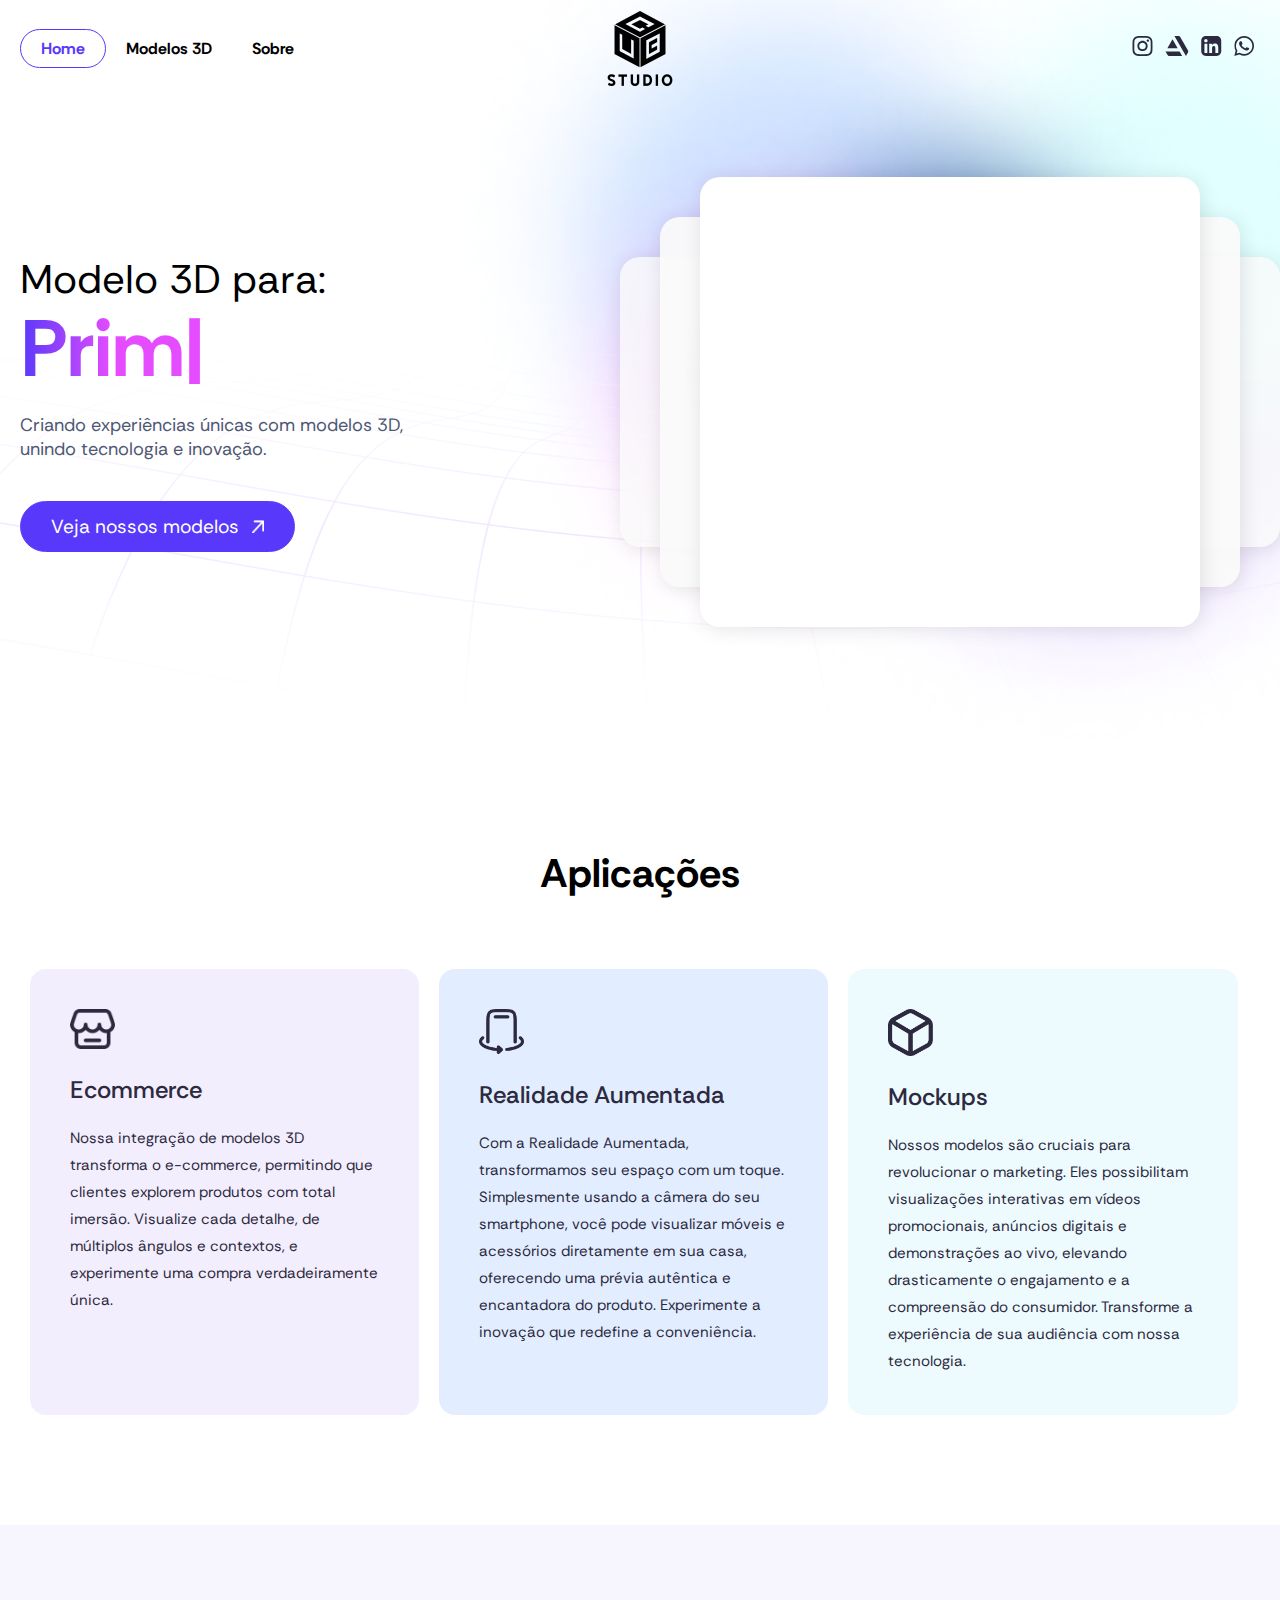
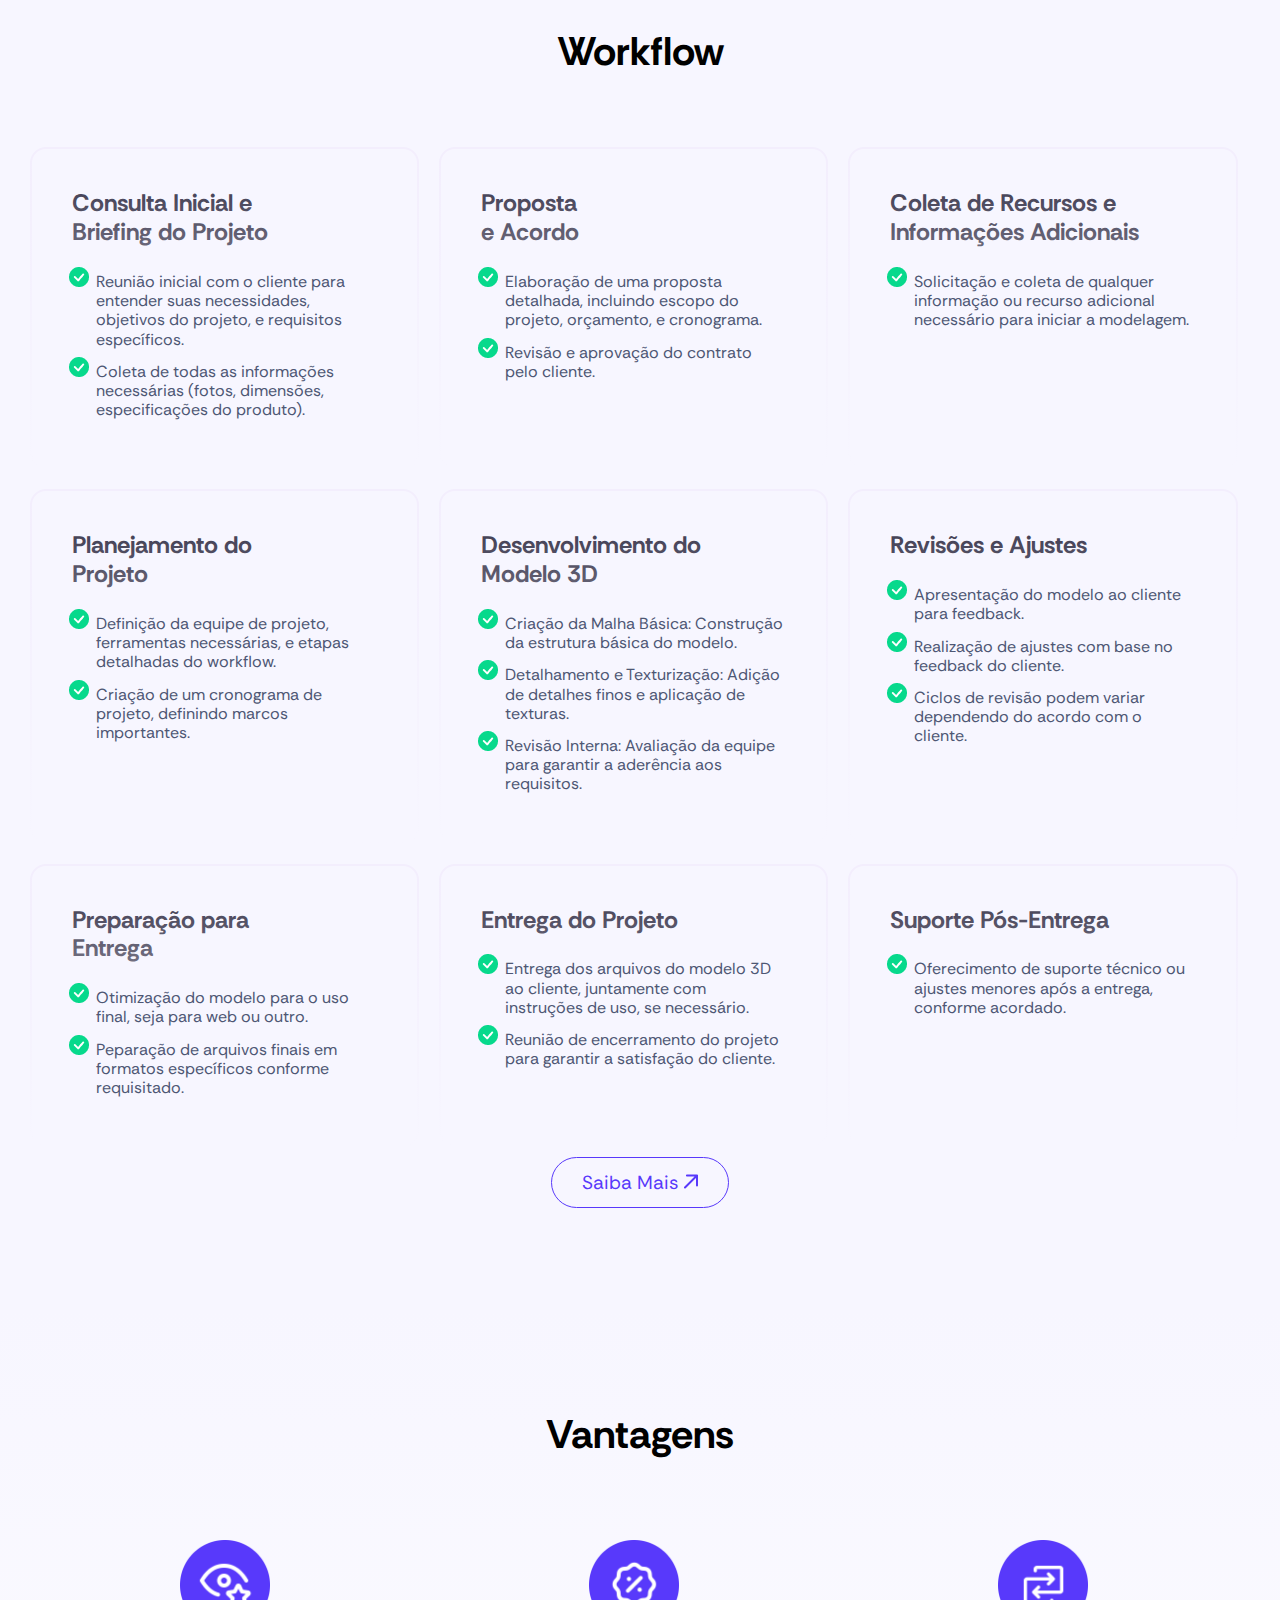
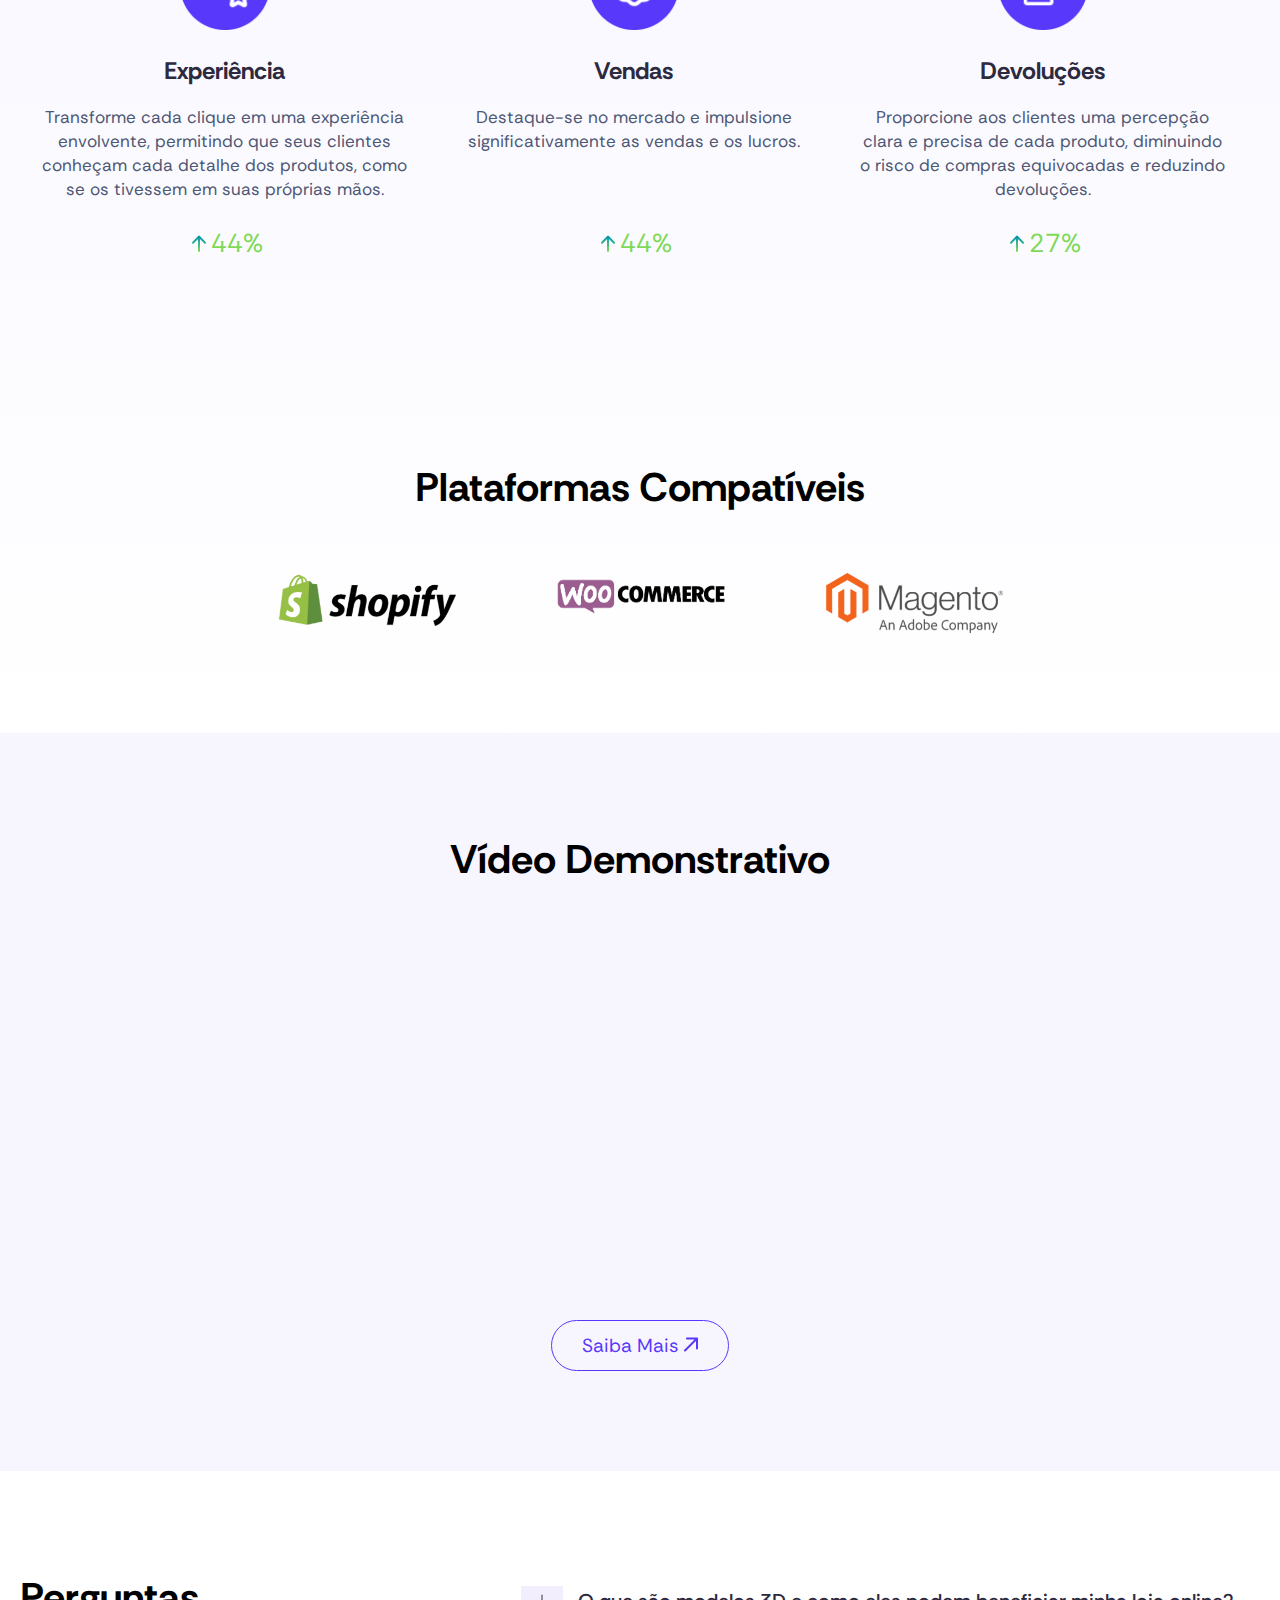
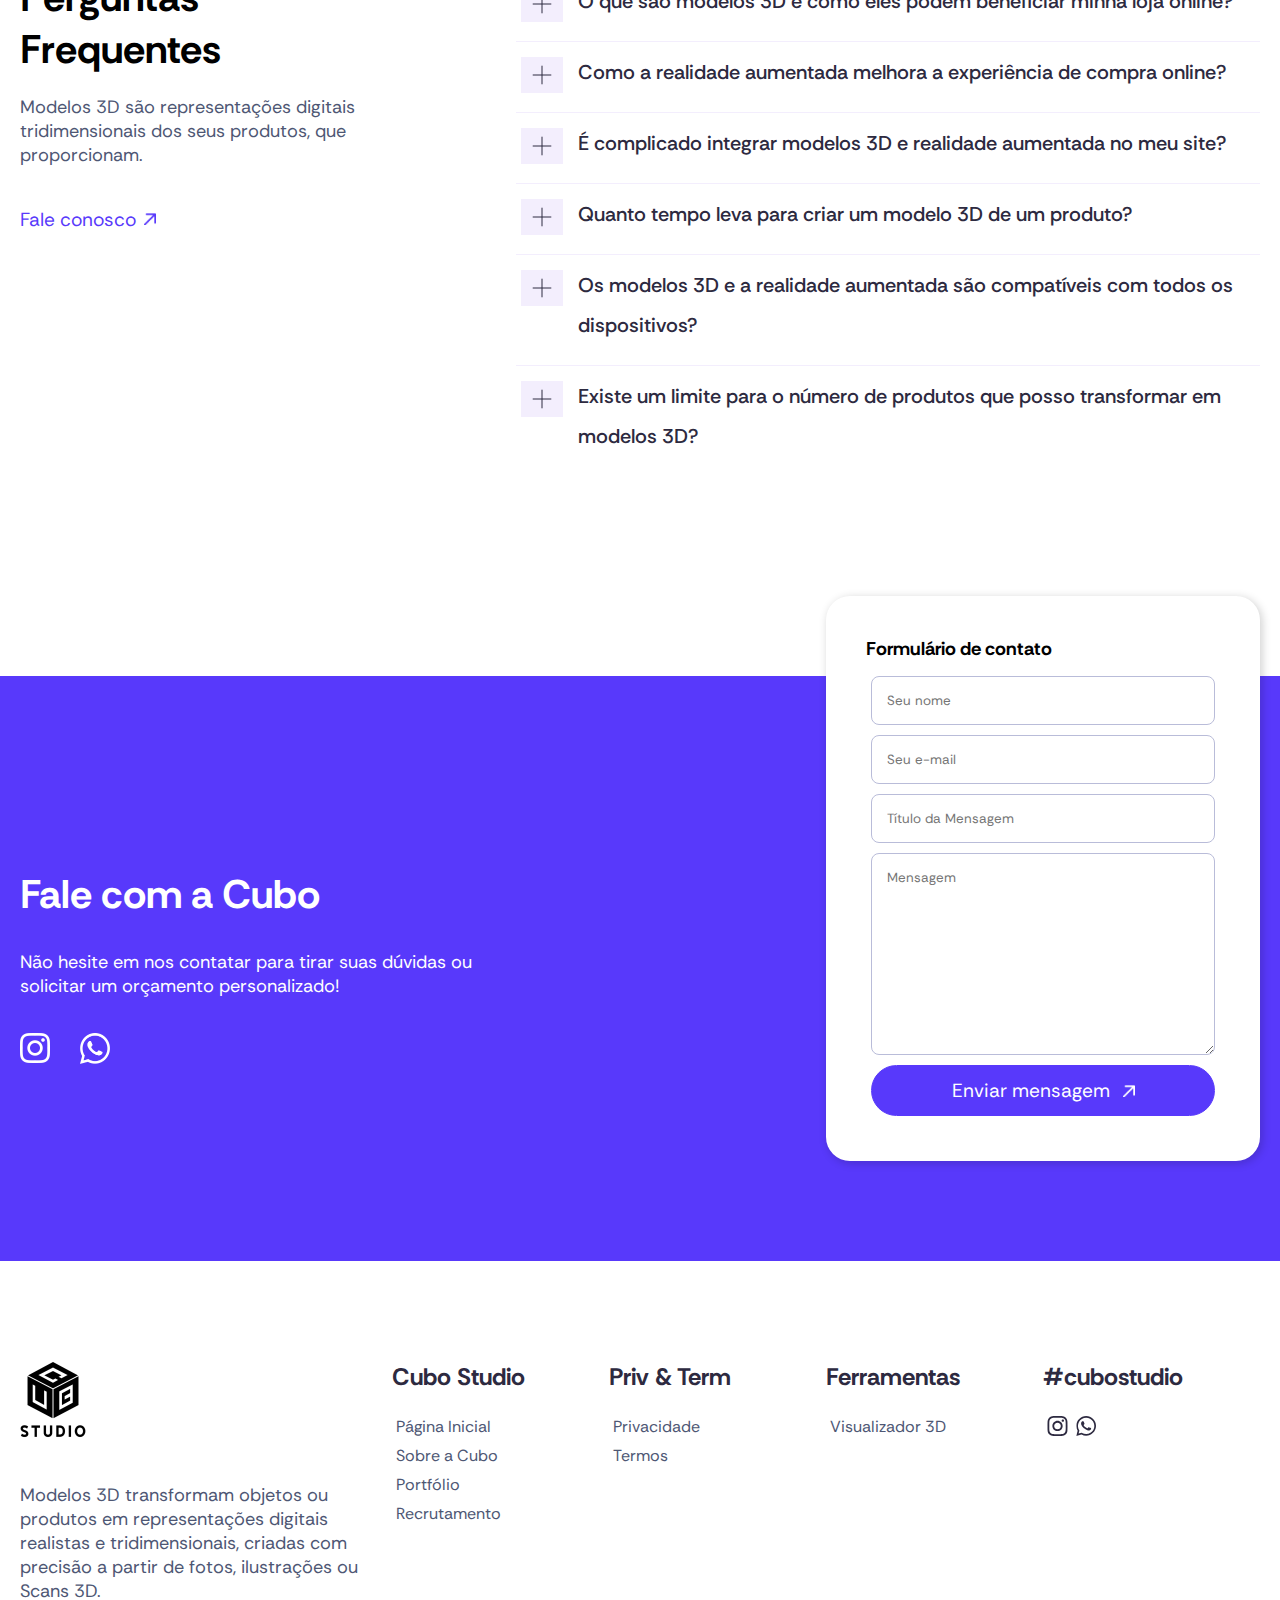
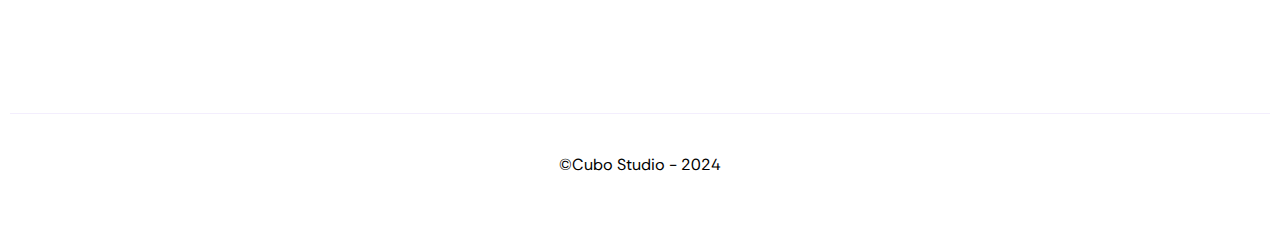
<file: index.html>
<!DOCTYPE html>
<html lang="pt-br">
<head>
    <meta charset="UTF-8">
    <meta name="viewport" content="width=device-width, initial-scale=1.0">
    <link rel="stylesheet" href="https://cdnjs.cloudflare.com/ajax/libs/OwlCarousel2/2.3.4/assets/owl.carousel.min.css">
    <link rel="stylesheet" href="https://cdnjs.cloudflare.com/ajax/libs/OwlCarousel2/2.3.4/assets/owl.theme.default.min.css">
    <link rel="stylesheet" href="assets/css/reset.css">
    <link rel="stylesheet" href="assets/css/style.css">
    <title>Cubo Site</title>
</head>
<body>

    <img src="assets/img/shadow.png" alt="" class="img_float_page">
    <header class="header">
        <div class="container content_header">
            
            <div class="over_button_menu" id="open_menu_mobile">
                <div class="button_menu">
                    <div class="rec"></div>
                    <div class="rec"></div>
                    <div class="rec"></div>
                </div>
            </div>

            <nav class="menu f-33">
                <div class="head_menu">
                    <img src="assets/img/logo.png" alt="">
                    <span id="close_menu_mobile">
                        <img src="assets/img/plus.svg" alt="">
                    </span>
                </div>
                <ul>
                    <li><a class="active" href="">Home</a></li>
                    <li><a class="" href="">Modelos 3D</a></li>
                    <li><a class="" href="">Sobre</a></li>
                </ul>
            </nav>

            <div class="img_header f-33 d-flex">
                <img src="assets/img/logo.png" alt="">
            </div>

            <div class="social_header f-33">
                <ul>
                    <li><a href=""><img src="assets/img/icon_instagram.svg" alt=""></a></li>
                    <li><a href=""><img src="assets/img/icon_se.svg" alt=""></a></li>
                    <li><a href=""><img src="assets/img/icon_linkedin.svg" alt=""></a></li>
                    <li><a href=""><img src="assets/img/icon_whatsapp.svg" alt=""></a></li>
                </ul>
            </div>
        </div>
    </header>

    <main>
        <section class="hero">
            <div class="container d-flex content_hero col_reverse_mobile">
                <div class="f-50 left_hero">
                    <h3>Modelo 3D para:</h3>
                    <div class="w-100">
                        <div class="d-flex over_title_hero">
                            <h2 class="text-degrade"><span id="title">Empresas</span><span id="bar_flashing">|</span></h2>
                        </div>
                    </div>
                    <p class="text-default m-b-20 w-70">Criando experiências únicas com modelos 3D, unindo tecnologia e inovação.</p>

                    <a href="" class="btn-default"><span>Veja nossos modelos <img src="assets/img/arrow.topright.png" alt=""></span></a>
                </div>
                <div class="f-50 right_hero" >
                    <!-- 
                    <img src="assets/img/img_hero.png" alt="" class="img_hero_square">
                     -->

                    <div class="cubo_div">

                    </div>

                    <div class="cubo_div_float"></div>
                    <div class="cubo_div_float2"></div>
                </div>
                <img src="assets/img/img_hero_mobile.jpg" alt="" class="img_float_page_hero">
            </div>
        </section>

        <section class="">
            <div class="container content-default">
                <header class="head_section">
                    <h2 class="title-default text-center">Aplicações</h2>
                </header>

                <div class="d-flex">
                    <div class="f-33 d-flex">
                        <div class="card_app bg-gray">
                            <img src="assets/img/icon_app.png" alt="">

                            <h3>Ecommerce</h3>

                            <p>Nossa integração de modelos 3D transforma o e-commerce, permitindo que clientes explorem produtos com total imersão. Visualize cada detalhe, de múltiplos ângulos e contextos, e experimente uma compra verdadeiramente única.</p>
                        </div>
                    </div>
                    <div class="f-33 d-flex">
                        <div class="card_app bg-light-blue">
                            <img src="assets/img/icon_app2.png" alt="">

                            <h3>Realidade Aumentada</h3>

                            <p>Com a Realidade Aumentada, transformamos seu espaço com um toque. Simplesmente usando a câmera do seu smartphone, você pode visualizar móveis e acessórios diretamente em sua casa, oferecendo uma prévia autêntica e encantadora do produto. Experimente a inovação que redefine a conveniência.</p>
                        </div>
                    </div>
                    <div class="f-33 d-flex">
                        <div class="card_app bg-light-blue2">
                            <img src="assets/img/icon_app3.png" alt="">

                            <h3>Mockups</h3>

                            <p>Nossos modelos são cruciais para revolucionar o marketing. Eles possibilitam visualizações interativas em vídeos promocionais, anúncios digitais e demonstrações ao vivo, elevando drasticamente o engajamento e a compreensão do consumidor. Transforme a experiência de sua audiência com nossa tecnologia.</p>
                        </div>
                    </div>
                </div>
            </div>
        </section>

        <section class="bg-gray2">
            <div class="container content-default">
                <header class="head_section">
                    <h2 class="title-default text-center">Workflow</h2>
                </header>

                <div class="d-flex">
                    <div class="f-33 d-flex">
                        <div class="card_work">
                            <h3>Consulta Inicial e Briefing do Projeto</h3>

                            <ul>
                                <li>Reunião inicial com o cliente para entender suas necessidades, objetivos do projeto, e requisitos específicos.</li>
                                <li>Coleta de todas as informações necessárias (fotos, dimensões, especificações do produto).</li>
                            </ul>
                        </div>
                    </div>

                    <div class="f-33 d-flex">
                        <div class="card_work">
                            <h3>Proposta<br> e Acordo</h3>

                            <ul>
                                <li>Elaboração de uma proposta detalhada, incluindo escopo do projeto, orçamento, e cronograma.</li>
                                <li>Revisão e aprovação do contrato pelo cliente.</li>
                            </ul>
                        </div>
                    </div>

                    <div class="f-33 d-flex">
                        <div class="card_work">
                            <h3>Coleta de Recursos e Informações Adicionais</h3>

                            <ul>
                                <li>Solicitação e coleta de qualquer informação ou recurso adicional necessário para iniciar a modelagem.</li>
                            </ul>
                        </div>
                    </div>

                    <div class="f-33 d-flex">
                        <div class="card_work">
                            <h3>Planejamento do Projeto</h3>

                            <ul>
                                <li>Definição da equipe de projeto, ferramentas necessárias, e etapas detalhadas do workflow.</li>
                                <li>Criação de um cronograma de projeto, definindo marcos importantes.</li>
                            </ul>
                        </div>
                    </div>

                    <div class="f-33 d-flex">
                        <div class="card_work">
                            <h3>Desenvolvimento do Modelo 3D</h3>

                            <ul>
                                <li>Criação da Malha Básica: Construção da estrutura básica do modelo.</li>
                                <li>Detalhamento e Texturização: Adição de detalhes finos e aplicação de texturas.</li>
                                <li>Revisão Interna: Avaliação da equipe para garantir a aderência aos requisitos.</li>
                            </ul>
                        </div>
                    </div>

                    <div class="f-33 d-flex">
                        <div class="card_work">
                            <h3>Revisões e Ajustes</h3>

                            <ul>
                                <li>Apresentação do modelo ao cliente para feedback.</li>
                                <li>Realização de ajustes com base no feedback do cliente.</li>
                                <li>Ciclos de revisão podem variar dependendo do acordo com o cliente.</li>
                            </ul>
                        </div>
                    </div>

                    <div class="f-33 d-flex">
                        <div class="card_work">
                            <h3>Preparação para Entrega</h3>

                            <ul>
                                <li>Otimização do modelo para o uso final, seja para web ou outro.</li>
                                <li>Peparação de arquivos finais em formatos específicos conforme requisitado.</li>
                            </ul>
                        </div>
                    </div>

                    <div class="f-33 d-flex">
                        <div class="card_work">
                            <h3>Entrega do Projeto</h3>

                            <ul>
                                <li>Entrega dos arquivos do modelo 3D ao cliente, juntamente com instruções de uso, se necessário.</li>
                                <li>Reunião de encerramento do projeto para garantir a satisfação do cliente.</li>
                            </ul>
                        </div>
                    </div>

                    <div class="f-33 d-flex">
                        <div class="card_work">
                            <h3>Suporte Pós-Entrega</h3>

                            <ul>
                                <li> Oferecimento de suporte técnico ou ajustes menores após a entrega, conforme acordado.</li>
                            </ul>
                        </div>
                    </div>
                </div>

                <div class="d-flex justify-center">
                    <a href="" class="btn-default-transparent m-auto">
                        <span>
                            Saiba Mais
                            <svg width="14" height="15" viewBox="0 0 14 15" fill="none" xmlns="http://www.w3.org/2000/svg"><path d="M2.92308 1.5H13M13 1.5V11.5769M13 1.5L1 13.5" stroke="#5839FB" stroke-width="2" stroke-linecap="round" stroke-linejoin="round"/></svg>
                        </span>
                    </a>
                </div>
            </div>
        </section>

        <section class="bg-degrade">
            <div class="container content-default">
                <header class="head_section">
                    <h2 class="title-default text-center">Vantagens</h2>
                </header>

                <div class="d-flex">
                    <div class="f-33 d-flex">
                        <div class="card_van">
                            <img src="assets/img/icon_van.png" alt="">
                            <h3>Experiência</h3>
    
                            <p>Transforme cada clique em uma experiência envolvente, permitindo que seus clientes conheçam cada detalhe dos produtos, como se os tivessem em suas próprias mãos.</p>
    
                            <p class="bottom_card_van" id="is_view_one"><img src="assets/img/arrow.up_48px.png" alt=""> <span id="count_one">44%</span></p>
                        </div>
                    </div>

                    <div class="f-33 d-flex">
                        <div class="card_van">
                            <img src="assets/img/icon_van2.png" alt="">
                            <h3>Vendas</h3>
    
                            <p>Destaque-se no mercado e impulsione significativamente as vendas e os lucros.</p>
    
                            <p class="bottom_card_van" id="is_view_two"><img src="assets/img/arrow.up_48px.png" alt=""> <span id="count_two">44%</span></p>
                        </div>
                    </div>

                    <div class="f-33 d-flex">
                        <div class="card_van">
                            <img src="assets/img/icon_van3.png" alt="">
                            <h3>Devoluções</h3>
    
                            <p>Proporcione aos clientes uma percepção clara e precisa de cada produto, diminuindo o risco de compras equivocadas e reduzindo devoluções.</p>
    
                            <p class="bottom_card_van" id="is_view_three"><img src="assets/img/arrow.up_48px.png" alt=""> <span id="count_three">27%</span></p>
                        </div>
                    </div>
                </div>
            </div>
            <div class="container d-flex content-default">
                <header class="head_section">
                    <h2 class="title-default text-center">Plataformas Compatíveis</h2>
                </header>

                <div class="carroussel_plat owl-carousel">
                    <img src="assets/img/Shopify_logo.png" alt="">
                    <img src="assets/img/woocommerce_logo.png" alt="">
                    <img src="assets/img/Magento_Logo.png" alt="">
                </div>
            </div>
        </section>

        <section class="bg-gray2">
            <div class="container d-flex content-default">
                <header class="head_section">
                    <h2 class="title-default text-center">Vídeo Demonstrativo</h2>
                </header>

                <div class="video_show">
                    <iframe width="560" height="315" src="https://www.youtube.com/embed/kM8crupu9DM?si=pTm0uTjhvWpfXr6i" title="YouTube video player" frameborder="0" allow="accelerometer; autoplay; clipboard-write; encrypted-media; gyroscope; picture-in-picture; web-share" referrerpolicy="strict-origin-when-cross-origin" allowfullscreen></iframe>
                </div>

                <div class="d-flex justify-center w-100">
                    <a href="" class="btn-default-transparent">
                        <span>
                            Saiba Mais
                            <svg width="14" height="15" viewBox="0 0 14 15" fill="none" xmlns="http://www.w3.org/2000/svg"><path d="M2.92308 1.5H13M13 1.5V11.5769M13 1.5L1 13.5" stroke="#5839FB" stroke-width="2" stroke-linecap="round" stroke-linejoin="round"/></svg>
                        </span>
                    </a>
                </div>
            </div>
        </section>

        <section class="">
            <div class="container d-flex content-default-faq">
                <div class="f-40 left_faq">
                    <h2 class="title-default">Perguntas Frequentes</h2>

                    <p class="text-default">Modelos 3D são representações digitais tridimensionais dos seus produtos, que proporcionam.</p>

                    <a href="" class="link-simple link_faq">Fale conosco <img src="assets/img/arrow.topright2.png" alt=""></a>
                </div>

                <div class="f-60 right_faq">
                    <ul class="list_faq">
                        <li>
                            <div class="col_icon_faq">
                                <div class="icon_faq">
                                    <img src="assets/img/plus.svg" alt="">
                                </div>

                                
                            </div>

                            <div class="col_info_faq">
                                <h4>O que são modelos 3D e como eles podem beneficiar minha loja online?</h4>

                                <p>Modelos 3D são representações digitais tridimensionais dos seus produtos, que proporcionam uma visão completa e detalhada de todos os ângulos. Eles enriquecem a experiência de compra, aumentando o engajamento e ajudando os clientes a fazerem escolhas mais informadas, o que potencializa as vendas e diminui as taxas de devolução.</p>
                            </div>
                        </li>

                        <li>
                            <div class="col_icon_faq">
                                <div class="icon_faq">
                                    <img src="assets/img/plus.svg" alt="">
                                </div>

                               
                            </div>

                            <div class="col_info_faq">
                                <h4>Como a realidade aumentada melhora a experiência de compra online?</h4>

                                <p>Modelos 3D são representações digitais tridimensionais dos seus produtos, que proporcionam uma visão completa e detalhada de todos os ângulos. Eles enriquecem a experiência de compra, aumentando o engajamento e ajudando os clientes a fazerem escolhas mais informadas, o que potencializa as vendas e diminui as taxas de devolução.</p>
                            </div>
                        </li>

                        <li>
                            <div class="col_icon_faq">
                                <div class="icon_faq">
                                    <img src="assets/img/plus.svg" alt="">
                                </div>

                               
                            </div>

                            <div class="col_info_faq">
                                <h4>É complicado integrar modelos 3D e realidade aumentada no meu site?</h4>

                                <p>Modelos 3D são representações digitais tridimensionais dos seus produtos, que proporcionam uma visão completa</p>
                            </div>
                        </li>

                        <li>
                            <div class="col_icon_faq">
                                <div class="icon_faq">
                                    <img src="assets/img/plus.svg" alt="">
                                </div>

                               
                            </div>

                            <div class="col_info_faq">
                                <h4>Quanto tempo leva para criar um modelo 3D de um produto?</h4>

                                <p>Modelos 3D são representações digitais tridimensionais dos seus produtos, que proporcionam uma visão completa e detalhada de todos os ângulos. Eles enriquecem a experiência de compra, aumentando o engajamento e ajudando os clientes a fazerem escolhas mais informadas, o que potencializa as vendas e diminui as taxas de devolução.</p>
                            </div>
                        </li>

                        <li>
                            <div class="col_icon_faq">
                                <div class="icon_faq">
                                    <img src="assets/img/plus.svg" alt="">
                                </div>

                                
                            </div>

                            <div class="col_info_faq">
                                <h4>Os modelos 3D e a realidade aumentada são compatíveis com todos os dispositivos?</h4>

                                <p>Modelos 3D são representações digitais tridimensionais dos seus produtos, que proporcionam uma visão completa e detalhada de todos os ângulos. Eles enriquecem a experiência de compra, aumentandolução.</p>
                            </div>
                        </li>

                        <li>
                            <div class="col_icon_faq">
                                <div class="icon_faq">
                                    <img src="assets/img/plus.svg" alt="">
                                </div>

                                
                            </div>

                            <div class="col_info_faq">
                                <h4>Existe um limite para o número de produtos que posso transformar em modelos 3D?</h4>

                                <p>Modelos 3D são representações digitais tridimensionais dos seus produtos, que proporcionam uma visão completa e detalhada de todos os ângulos. Eles enriquecem a experiênciaientes a fazerem escolhas mais informadas, o que potencializa as vendas e diminui as taxas de devolução.</p>
                            </div>
                        </li>
                    </ul>
                </div>
            </div>
        </section>

        <section class="section_contact bg-main">
            <div class="container d-flex content-default">
                <div class="f-50 left_contact">
                    <h2 class="title-default color-white">
                        Fale com a Cubo
                    </h2>

                    <p class="text-default color-white">Não hesite em nos contatar para tirar suas dúvidas ou solicitar um orçamento personalizado!</p>

                    <ul class="social_contact">
                        <li><a href=""><img src="assets/img/icon_instagram_white.png" alt=""></a></li>
                        <li><a href=""><img src="assets/img/icon_whatsapp.white.png" alt=""></a></li>
                    </ul>
                </div>

                <div class="f-50 right_contact">
                    <form action="" class="form_contact">
                        <h3>Formulário de contato</h3>
                        <div class="row_form">
                            <input type="text" name="" id="" placeholder="Seu nome">
                        </div>
                        <div class="row_form">
                            <input type="email" name="" id="" placeholder="Seu e-mail">
                        </div>
                        <div class="row_form">
                            <input type="text" name="" id="" placeholder="Título da Mensagem">
                        </div>
                        <div class="row_form">
                            <textarea name="" id="" cols="30" rows="10" placeholder="Mensagem"></textarea>
                        </div>
                        <div class="row_form">
                            <button type="submit" class="btn-default w-100 text-center justify-center"><span>Enviar mensagem <img src="assets/img/arrow.topright.png" alt=""></span></button>
                        </div>
                    </form>
                </div>
            </div>
        </section>

    </main>

    <footer class="footer">
        <div class="container d-flex content-default content_footer">
            <div class="f-30">
                <div class="logo_footer">
                    <img src="assets/img/logo.png" alt="">
                </div>

                <p class="text-default">
                    Modelos 3D transformam objetos ou produtos em representações digitais realistas e tridimensionais, criadas com precisão a partir de fotos, ilustrações ou Scans 3D.
                </p>
            </div>

            <div class="f-70 d-flex">
                <div class="f-25">
                    <h4>Cubo Studio</h4>

                    <ul>
                        <li><a href="">Página Inicial</a></li>
                        <li><a href="">Sobre a Cubo</a></li>
                        <li><a href="">Portfólio</a></li>
                        <li><a href="">Recrutamento</a></li>
                    </ul>
                </div>

                <div class="f-25">
                    <h4>Priv & Term</h4>

                    <ul>
                        <li><a href="">Privacidade</a></li>
                        <li><a href="">Termos</a></li>
                    </ul>
                </div>

                <div class="f-25">
                    <h4>Ferramentas</h4>

                    <ul>
                        <li><a href="">Visualizador 3D</a></li>
                    </ul>
                </div>

                <div class="f-25">
                    <h4>#cubostudio</h4>

                    <ul class="d-flex">
                        <li><a href=""><img src="assets/img/icon_instagram.svg" alt=""></a></li>
                        <li><a href=""><img src="assets/img/icon_whatsapp.svg" alt=""></a></li>
                    </ul>
                </div>
            </div>
        </div>
        <div class="container bottom_footer">
            <p>©Cubo Studio - 2024</p>
        </div>
    </footer>

    
    <script src="https://cdnjs.cloudflare.com/ajax/libs/jquery/3.7.1/jquery.min.js"></script>
    <script src="https://cdnjs.cloudflare.com/ajax/libs/OwlCarousel2/2.3.4/owl.carousel.min.js"></script>
    <script src="assets/js/script.js"></script>
</body>
</html>
</file>
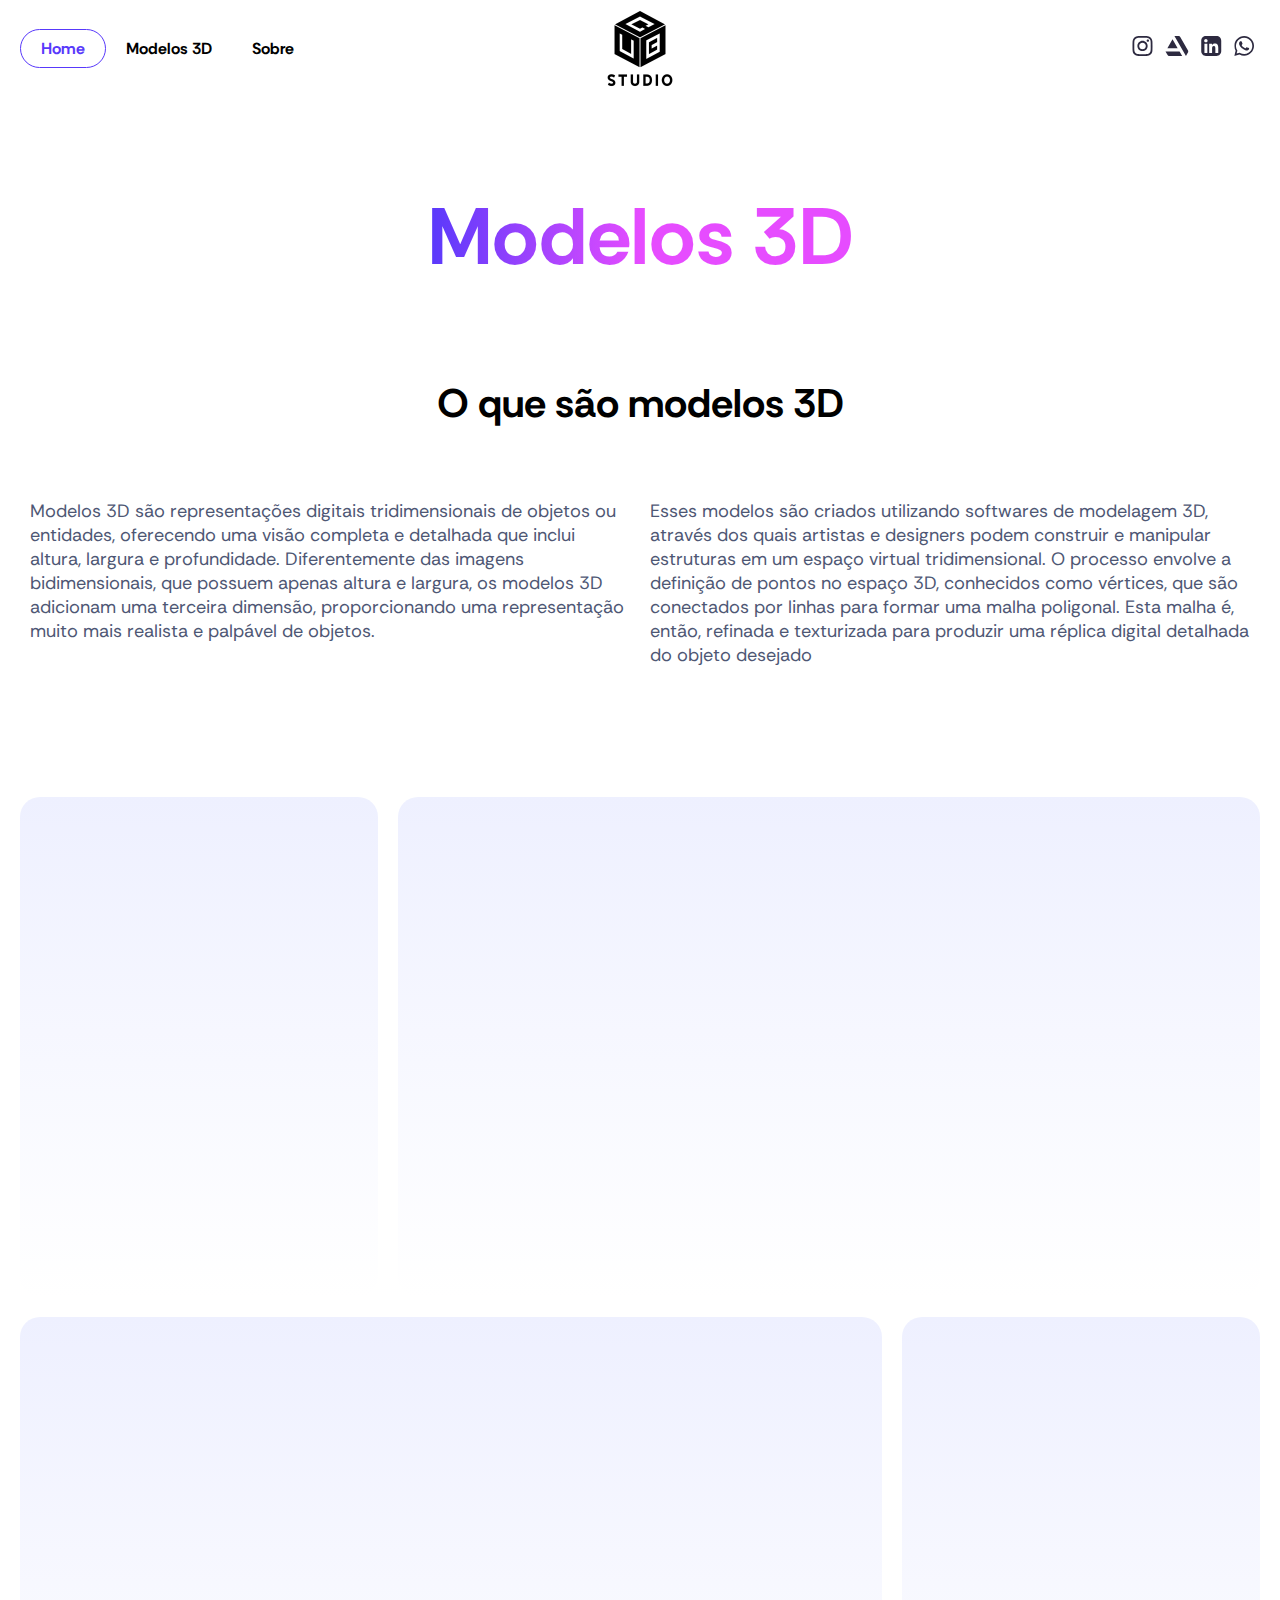
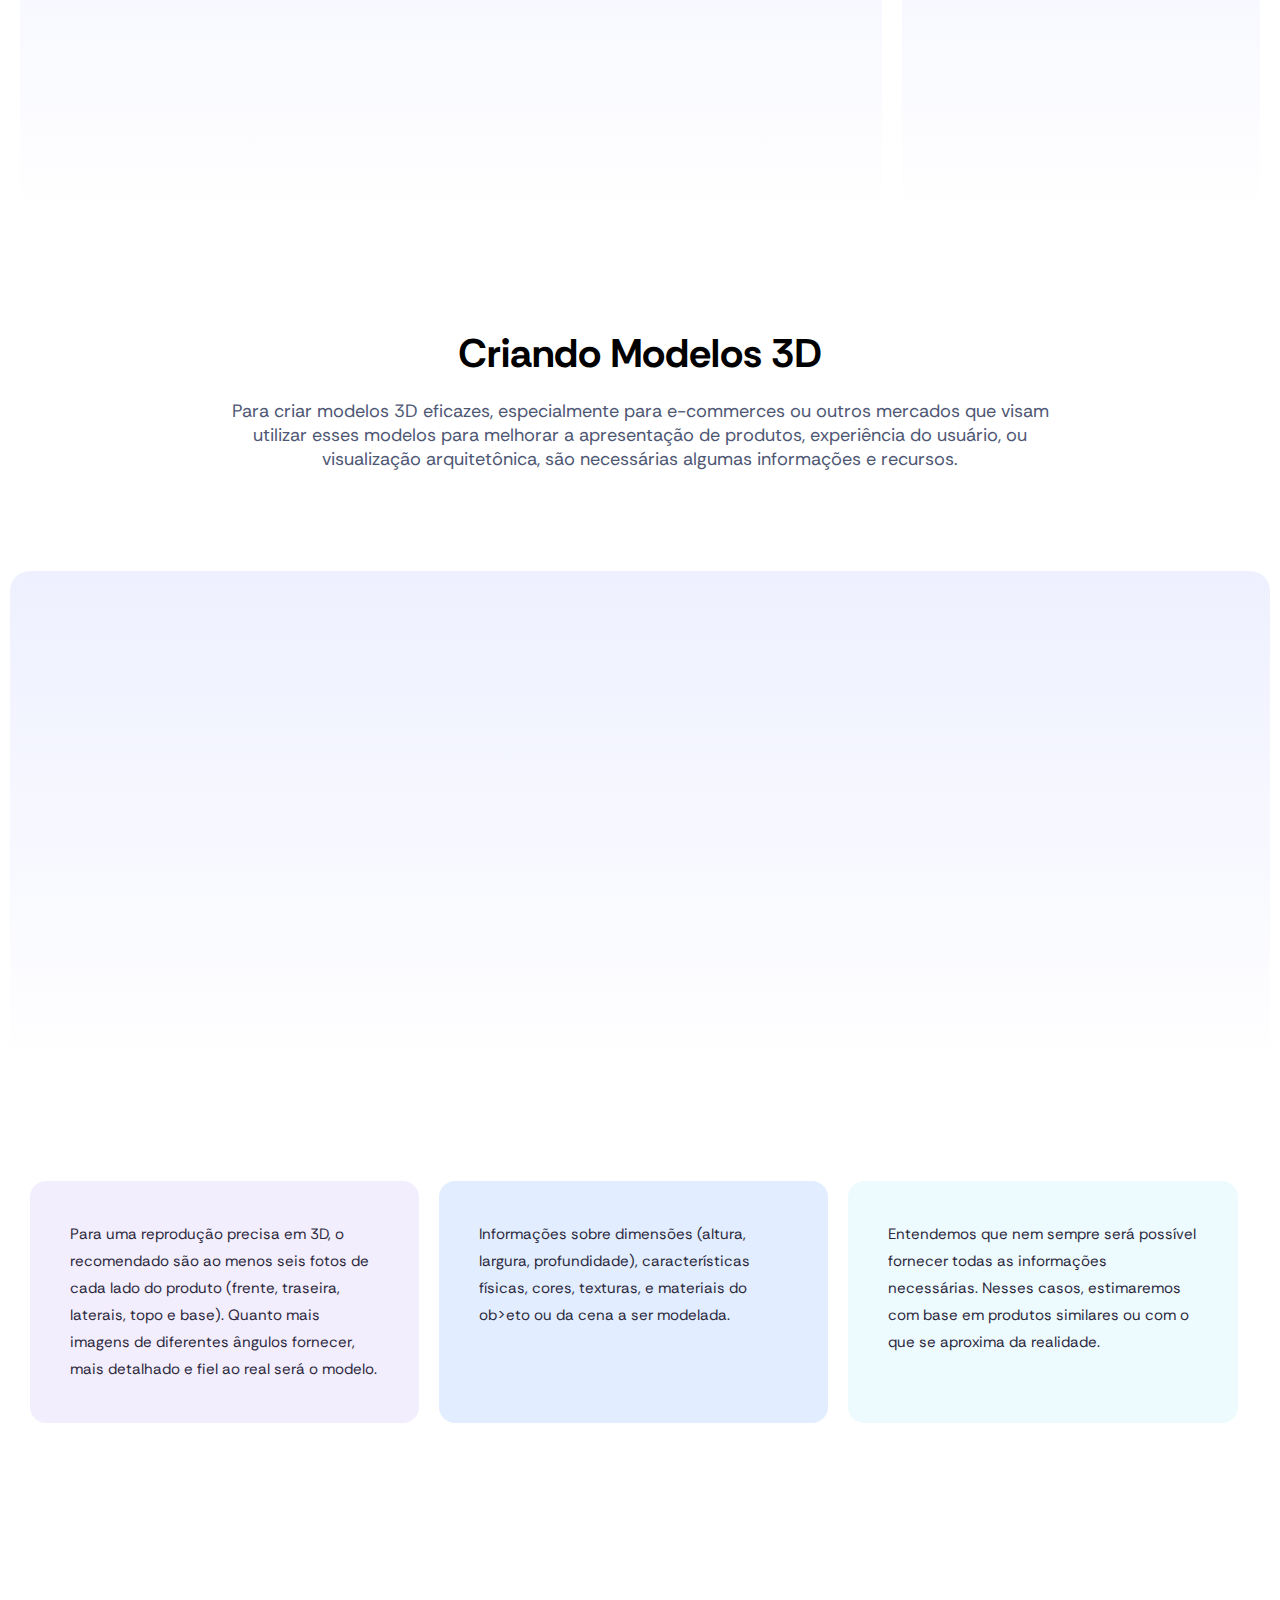
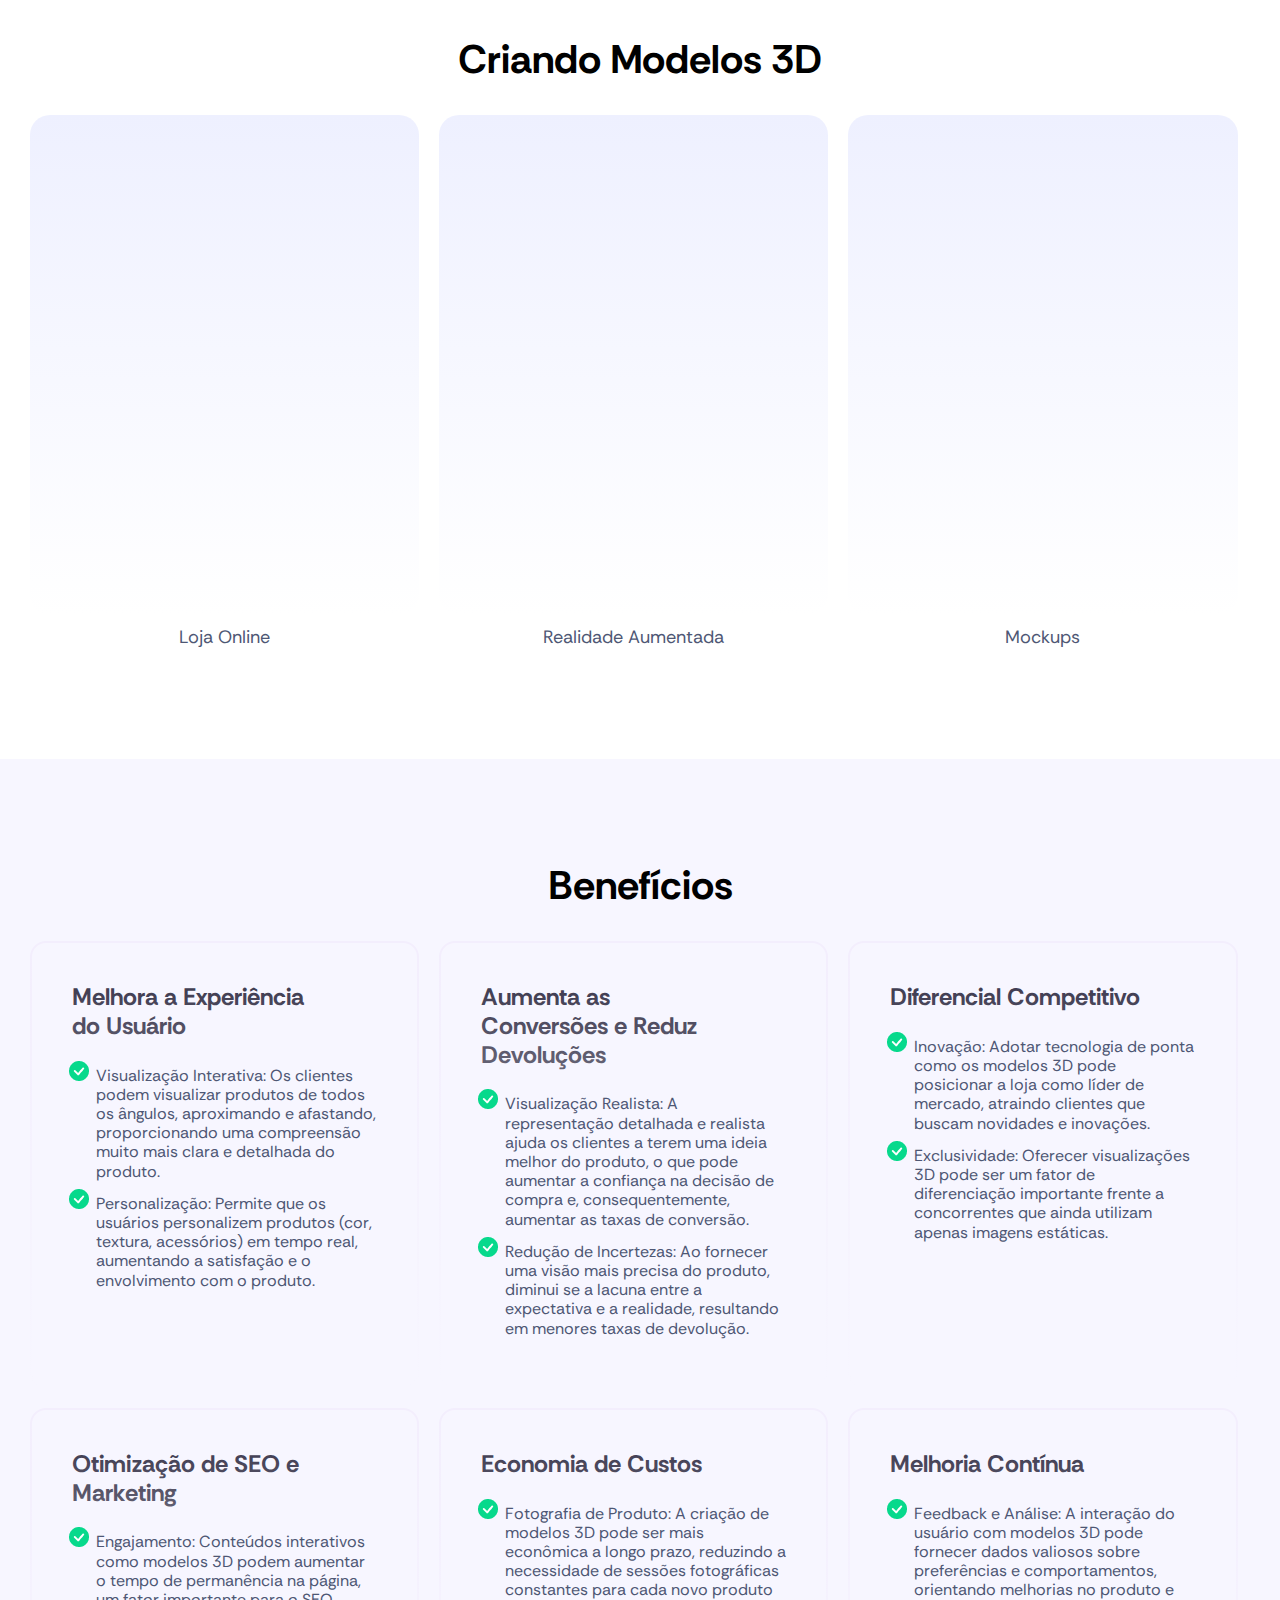
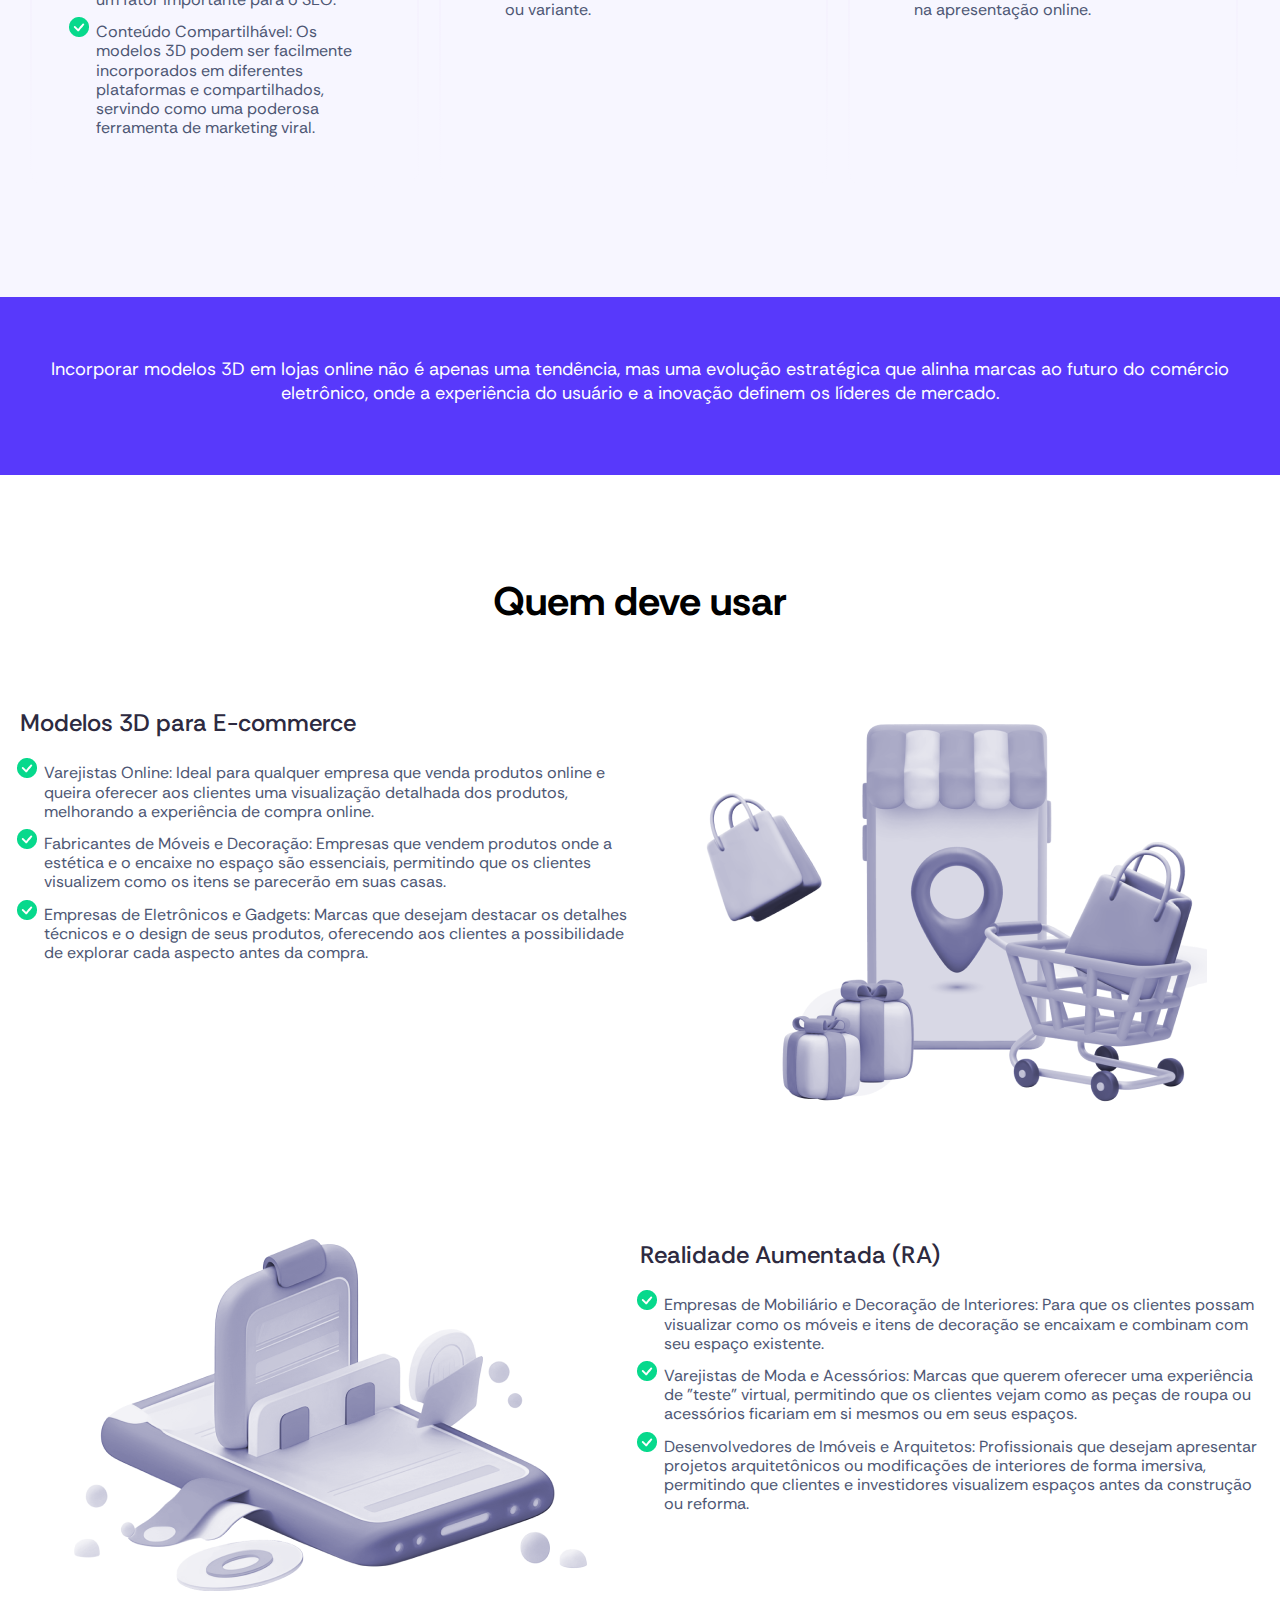
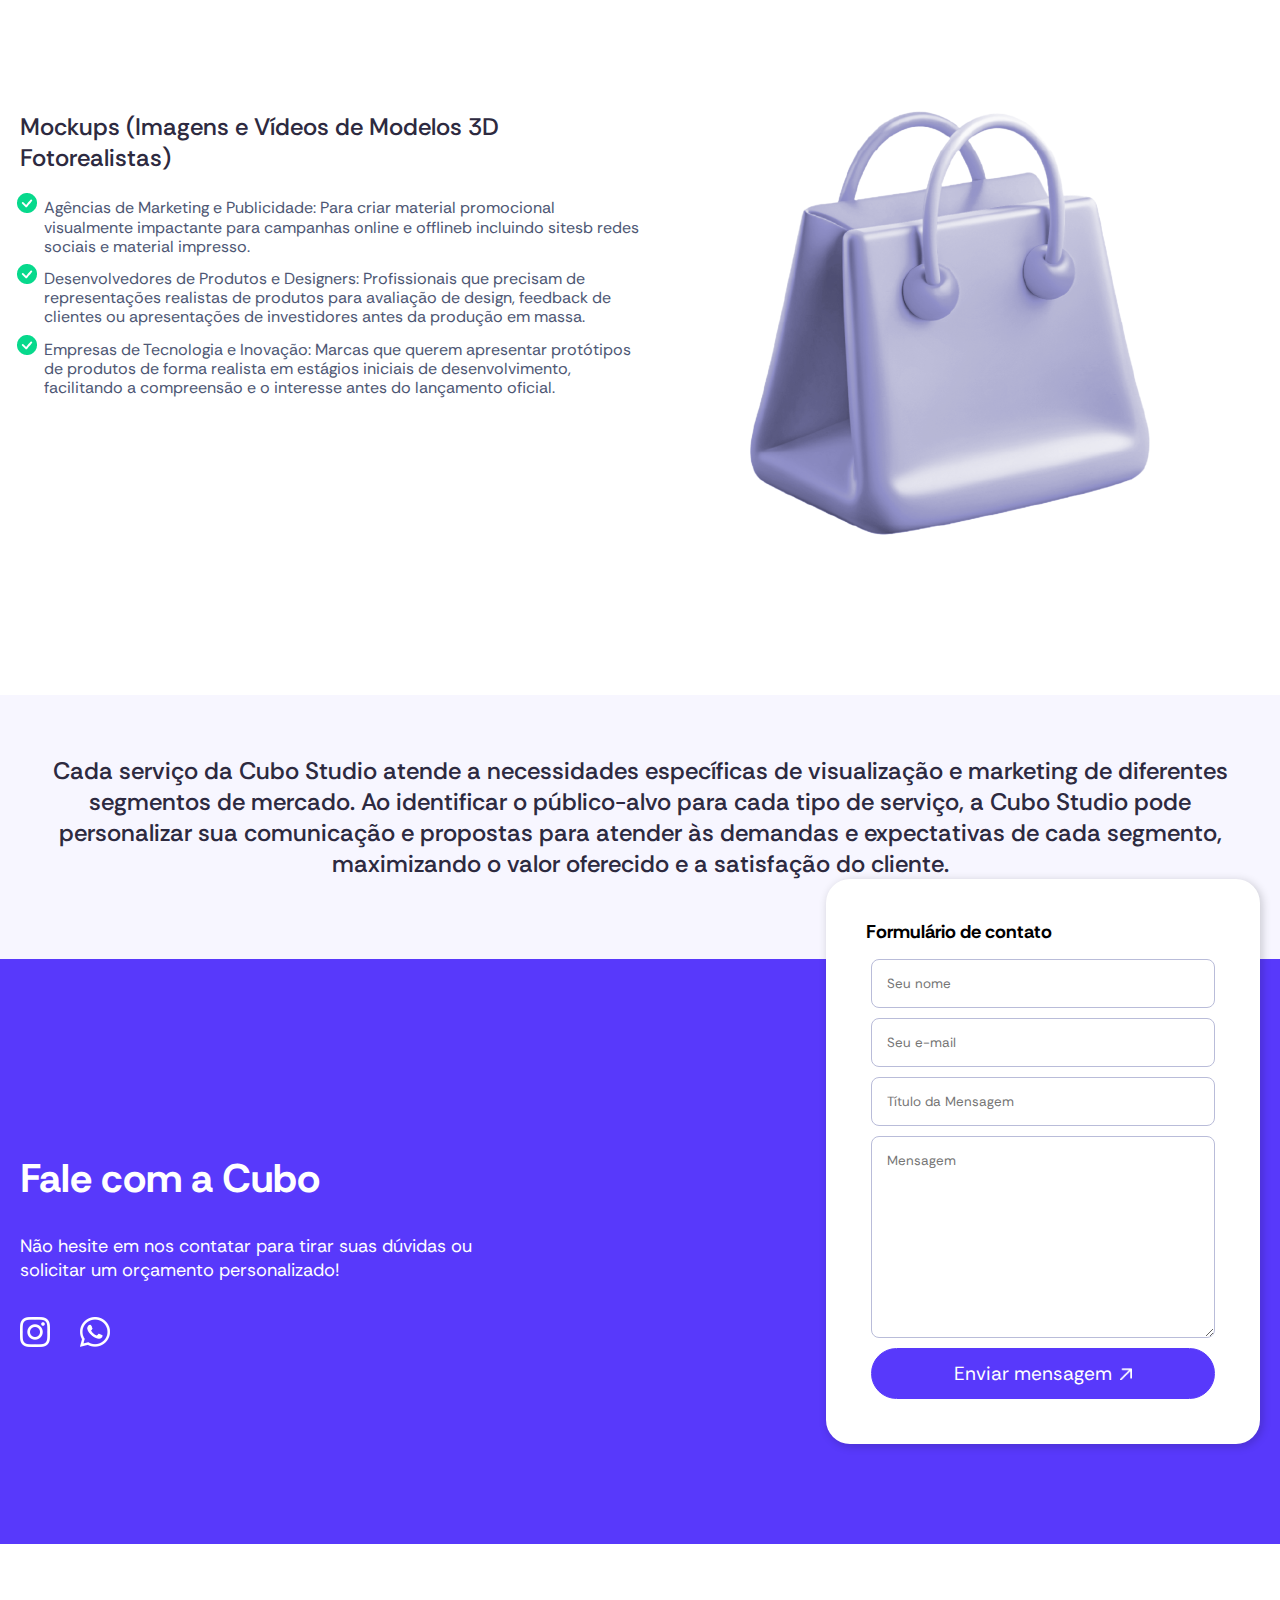
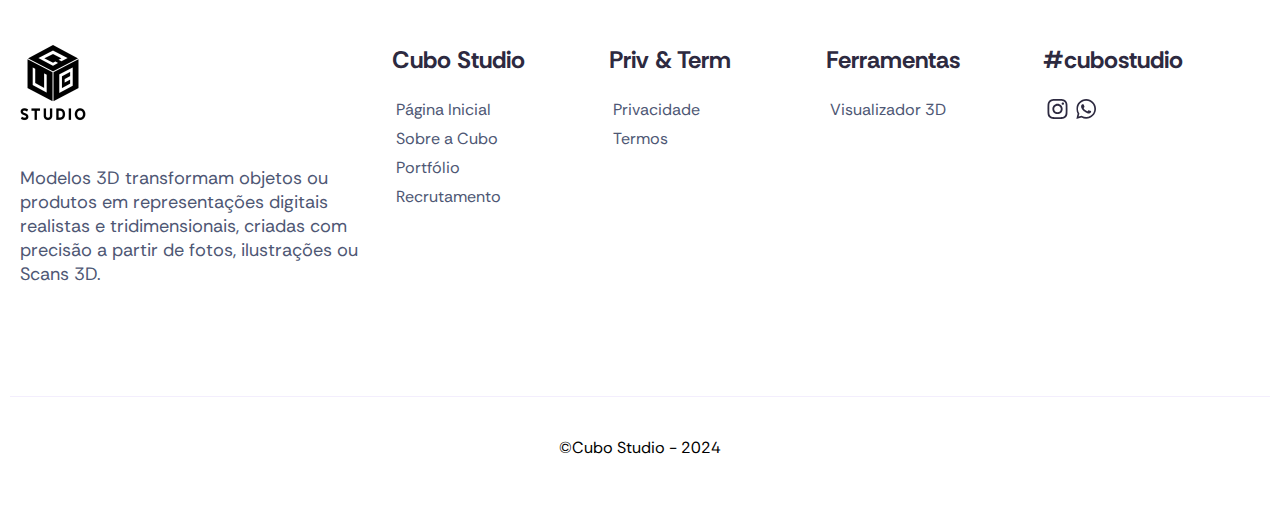
<file: modelos3d.html>
<!DOCTYPE html>
<html lang="pt-br">
<head>
    <meta charset="UTF-8">
    <meta name="viewport" content="width=device-width, initial-scale=1.0">
    <link rel="stylesheet" href="https://cdnjs.cloudflare.com/ajax/libs/OwlCarousel2/2.3.4/assets/owl.carousel.min.css">
    <link rel="stylesheet" href="https://cdnjs.cloudflare.com/ajax/libs/OwlCarousel2/2.3.4/assets/owl.theme.default.min.css">
    <link rel="stylesheet" href="assets/css/reset.css">
    <link rel="stylesheet" href="assets/css/style.css">
    <title>Cubo Site</title>
</head>
<body>

    <header class="header">
        <div class="container content_header">
            
            <div class="over_button_menu" id="open_menu_mobile">
                <div class="button_menu">
                    <div class="rec"></div>
                    <div class="rec"></div>
                    <div class="rec"></div>
                </div>
            </div>

            <nav class="menu f-33">
                <div class="head_menu">
                    <img src="assets/img/logo.png" alt="">
                    <span id="close_menu_mobile">
                        <img src="assets/img/plus.svg" alt="">
                    </span>
                </div>
                <ul>
                    <li><a class="active" href="">Home</a></li>
                    <li><a class="" href="">Modelos 3D</a></li>
                    <li><a class="" href="">Sobre</a></li>
                </ul>
            </nav>

            <div class="img_header f-33 d-flex">
                <img src="assets/img/logo.png" alt="">
            </div>

            <div class="social_header f-33">
                <ul>
                    <li><a href=""><img src="assets/img/icon_instagram.svg" alt=""></a></li>
                    <li><a href=""><img src="assets/img/icon_se.svg" alt=""></a></li>
                    <li><a href=""><img src="assets/img/icon_linkedin.svg" alt=""></a></li>
                    <li><a href=""><img src="assets/img/icon_whatsapp.svg" alt=""></a></li>
                </ul>
            </div>
        </div>
    </header>

    <main>

        <section>
            <div class="container d-flex content-default first_section">
                <header class="head_section">
                    <div class="d-flex text-center justify-center">
                        <h2 class="text-degrade title_sobre title_modelos_page">Modelos 3D</h2>
                    </div>

                    <h2 class="title-default text-center">O que são modelos 3D</h2>
                </header>
                <div class="f-50">
                    <p class="text-default">
                        Modelos 3D são representações digitais tridimensionais de objetos ou entidades, oferecendo uma visão completa e detalhada que inclui altura, largura e profundidade.   Diferentemente das imagens bidimensionais, que possuem apenas altura e largura, os modelos 3D adicionam uma terceira dimensão, proporcionando uma representação muito mais realista e palpável de objetos.
                    </p>
                </div>
                <div class="f-50">
                    <p class="text-default">
                        Esses modelos são criados utilizando softwares de modelagem 3D, através dos quais artistas e designers podem construir e manipular estruturas em um espaço virtual tridimensional. O processo envolve a definição de pontos no espaço 3D, conhecidos como vértices, que são conectados por linhas para formar uma malha poligonal. Esta malha é, então, refinada e texturizada para produzir uma réplica digital detalhada do objeto desejado
                    </p>
                </div>
            </div>
        </section>

        <section>
            <div class="container d-flex">
                <div class="div_degrade deg_30">

                </div>

                <div class="div_degrade deg_70">

                </div>
            </div>

            <div class="container d-flex">
                <div class="div_degrade deg_70">

                </div>

                <div class="div_degrade deg_30">

                </div>
            </div>
        </section>

        <section>
            <div class="container content-default">
                <header class="head_section_modelos">
                    <h2 class="title-default text-center">Criando Modelos 3D</h2>
                </header>

                <p class="text-default w-70 m-auto text-center m-b-20">Para criar modelos 3D eficazes, especialmente para e-commerces ou outros mercados que visam utilizar esses modelos para melhorar a apresentação de produtos, experiência do usuário, ou visualização arquitetônica, são necessárias algumas informações e recursos.</p>
            </div>

            <div class="container">
                <div class="div_degrade"></div>
            </div>
        </section>

        <section>
            <div class="container content-default">
                <div class="d-flex">
                    <div class="f-33 d-flex">
                        <div class="card_app bg-gray">

                            <p>Para uma reprodução precisa em 3D, o recomendado são ao menos seis fotos de cada lado do produto (frente, traseira, laterais, topo e base). Quanto mais imagens de diferentes ângulos fornecer, mais detalhado e fiel ao real será o modelo.</p>
                        </div>
                    </div>
                    <div class="f-33 d-flex">
                        <div class="card_app bg-light-blue">

                            <p>Informações sobre dimensões (altura, largura, profundidade), características físicas, cores, texturas, e materiais do ob>eto ou da cena a ser modelada.</p>
                        </div>
                    </div>
                    <div class="f-33 d-flex">
                        <div class="card_app bg-light-blue2">

                            <p>Entendemos que nem sempre será possível fornecer todas as informações necessárias. Nesses casos, estimaremos com base em produtos similares ou com o que se aproxima da realidade.</p>
                        </div>
                    </div>
                </div>
            </div>
        </section>

        <section>
            <div class="container content-default">
                <header class="head_section_modelos">
                    <h2 class="title-default text-center">Criando Modelos 3D</h2>
                </header>

                <div class="d-flex">
                    <div class="f-33">
                        <div class="div_degrade deg_100"></div>
                        <p class="text-default text-center">Loja Online</p>
                    </div>

                    <div class="f-33">
                        <div class="div_degrade deg_100"></div>
                        <p class="text-default text-center">Realidade Aumentada</p>
                    </div>

                    <div class="f-33">
                        <div class="div_degrade deg_100"></div>
                        <p class="text-default text-center">Mockups</p>
                    </div>
                </div>
            </div>
        </section>

        <section class="bg-gray2">
            <div class="container content-default">
                <header class="head_section_modelos">
                    <h2 class="title-default text-center">Benefícios</h2>
                </header>

                <div class="d-flex">
                    <div class="f-33 d-flex">
                        <div class="card_work">
                            <h3>Melhora a Experiência do Usuário</h3>

                            <ul>
                                <li>Visualização Interativa: Os clientes podem visualizar produtos de todos os ângulos, aproximando e afastando, proporcionando uma compreensão muito mais clara e detalhada do produto.</li>
                                <li>Personalização:  Permite que os usuários personalizem produtos (cor, textura, acessórios) em tempo real, aumentando a satisfação e o envolvimento com o produto.</li>
                            </ul>
                        </div>
                    </div>

                    <div class="f-33 d-flex">
                        <div class="card_work">
                            <h3>Aumenta as Conversões e Reduz Devoluções</h3>

                            <ul>
                                <li>Visualização Realista: A representação detalhada e realista ajuda os clientes a terem uma ideia melhor do produto, o que pode aumentar a confiança na decisão de compra e, consequentemente, aumentar as taxas de conversão.</li>
                                <li>Redução de Incertezas:  Ao fornecer uma visão mais precisa do produto, diminui se a lacuna entre a expectativa e a realidade, resultando em menores taxas de devolução.</li>
                            </ul>
                        </div>
                    </div>

                    <div class="f-33 d-flex">
                        <div class="card_work">
                            <h3>Diferencial Competitivo</h3>

                            <ul>
                                <li>Inovação: Adotar tecnologia de ponta como os modelos 3D pode posicionar a loja como líder de mercado, atraindo clientes que buscam novidades e inovações.</li>
                                <li>Exclusividade: Oferecer visualizações 3D pode ser um fator de diferenciação importante frente a concorrentes que ainda utilizam apenas imagens estáticas.</li>
                            </ul>
                        </div>
                    </div>

                    <div class="f-33 d-flex">
                        <div class="card_work">
                            <h3>Otimização de SEO e Marketing</h3>

                            <ul>
                                <li>Engajamento: Conteúdos interativos como modelos 3D podem aumentar o tempo de permanência na página, um fator importante para o SEO.</li>
                                <li>Conteúdo Compartilhável:  Os modelos 3D podem ser facilmente incorporados em diferentes plataformas e compartilhados, servindo como uma poderosa ferramenta de marketing viral.</li>
                            </ul>
                        </div>
                    </div>

                    <div class="f-33 d-flex">
                        <div class="card_work">
                            <h3>Economia de Custos</h3>

                            <ul>
                                <li>Fotografia de Produto: A criação de modelos 3D pode ser mais econômica a longo prazo, reduzindo a necessidade de sessões fotográficas constantes para cada novo produto ou variante.</li>
                            </ul>
                        </div>
                    </div>

                    <div class="f-33 d-flex">
                        <div class="card_work">
                            <h3>Melhoria Contínua</h3>

                            <ul>
                                <li>Feedback e Análise: A interação do usuário com modelos 3D pode fornecer dados valiosos sobre preferências e comportamentos, orientando melhorias no produto e na apresentação online.</li>
                            </ul>
                        </div>
                    </div>

                </div>
            </div>
        </section>

        <section class="bg-main">
            <div class="container text-center d-flex content_flag">
                <p class="text-default color-white">Incorporar modelos 3D em lojas online não é apenas uma tendência, mas uma evolução estratégica que alinha marcas ao futuro do comércio eletrônico, onde a experiência do usuário e a inovação definem os líderes de mercado.</p>
            </div>
        </section>

        <section>
            <div class="container content-default">
                <header class="head_section_modelos">
                    <h2 class="title-default text-center">Quem deve usar</h2>
                </header>

                <div class="content_min">
                    <div class="d-flex col_reverse_mobile">
                        <div class="f-50">
                            <h3 class="title-simple">Modelos 3D para E-commerce</h3>
                            <ul class="list_default">
                                <li><b>Varejistas Online:</b> Ideal para qualquer empresa que venda produtos online e queira oferecer aos clientes uma visualização detalhada dos produtos, melhorando a experiência de compra online.</li>
                                <li><b>Fabricantes de Móveis e Decoração:</b> Empresas que vendem produtos onde a estética e o encaixe no espaço são essenciais, permitindo que os clientes visualizem como os itens se parecerão em suas casas.</li>
                                <li><b>Empresas de Eletrônicos e Gadgets:</b> Marcas que desejam destacar os detalhes técnicos e o design de seus produtos, oferecendo aos clientes a possibilidade de explorar cada aspecto antes da compra.</li>
                            </ul>
                        </div>
    
                        <div class="f-50 d-flex">
                            <img src="assets/img/store.png" alt="">
                        </div>
                    </div>
                </div>
                

                <div class="content_min">
                    <div class="d-flex">

                        <div class="f-50 d-flex">
                            <img src="assets/img/app.png" alt="">
                        </div>
    
                        <div class="f-50">
                            <h3 class="title-simple">Realidade Aumentada (RA)</h3>
                            <ul class="list_default">
                                <li><b>Empresas de Mobiliário e Decoração de Interiores:</b> Para que os clientes possam visualizar como os móveis e itens de decoração se encaixam e combinam com seu espaço existente.</li>
                                <li><b>Varejistas de Moda e Acessórios:</b> Marcas que querem oferecer uma experiência de "teste" virtual, permitindo que os clientes vejam como as peças de roupa ou acessórios ficariam em si mesmos ou em seus espaços.</li>
                                <li><b>Desenvolvedores de Imóveis e Arquitetos:</b> Profissionais que desejam apresentar projetos arquitetônicos ou modificações de interiores de forma imersiva, permitindo que clientes e investidores visualizem espaços antes da construção ou reforma.</li>
                            </ul>
                        </div>
    
                    </div>
                </div>

                <div class="content_min">
                    <div class="d-flex col_reverse_mobile">
                        <div class="f-50">
                            <h3 class="title-simple">Mockups (Imagens e Vídeos de Modelos 3D Fotorealistas)</h3>

                            <ul class="list_default">
                                <li><b>Agências de Marketing e Publicidade:</b> Para criar material promocional visualmente impactante para campanhas online e offlineb incluindo sitesb redes sociais e material impresso.</li>
                                <li><b>Desenvolvedores de Produtos e Designers:</b> Profissionais que precisam de representações realistas de produtos para avaliação de design, feedback de clientes ou apresentações de investidores antes da produção em massa.</li>
                                <li><b>Empresas de Tecnologia e Inovação:</b> Marcas que querem apresentar protótipos de produtos de forma realista em estágios iniciais de desenvolvimento, facilitando a compreensão e o interesse antes do lançamento oficial.</li>
                            </ul>
                        </div>
    
                        <div class="f-50 d-flex">
                            <img src="assets/img/bag.png" alt="">
                        </div>
                    </div>
                </div>

            </div>
        </section>

        <section class="bg-gray2">
            <div class="container">
                <div class="container text-center d-flex content_flag2">
                    <p class="title-simple">Cada serviço da Cubo Studio atende a necessidades específicas de visualização e marketing de diferentes segmentos de mercado. Ao identificar o público-alvo para cada tipo de serviço, a Cubo Studio pode personalizar sua comunicação e propostas para atender às demandas e expectativas de cada segmento, maximizando o valor oferecido e a satisfação do cliente.</p>
                </div>
            </div>
        </section>

        <section class="section_contact bg-main">
            <div class="container d-flex content-default">
                <div class="f-50 left_contact">
                    <h2 class="title-default color-white">
                        Fale com a Cubo
                    </h2>

                    <p class="text-default color-white">Não hesite em nos contatar para tirar suas dúvidas ou solicitar um orçamento personalizado!</p>

                    <ul class="social_contact">
                        <li><a href=""><img src="assets/img/icon_instagram_white.png" alt=""></a></li>
                        <li><a href=""><img src="assets/img/icon_whatsapp.white.png" alt=""></a></li>
                    </ul>
                </div>

                <div class="f-50 right_contact">
                    <form action="" class="form_contact">
                        <h3>Formulário de contato</h3>
                        <div class="row_form">
                            <input type="text" name="" id="" placeholder="Seu nome">
                        </div>
                        <div class="row_form">
                            <input type="email" name="" id="" placeholder="Seu e-mail">
                        </div>
                        <div class="row_form">
                            <input type="text" name="" id="" placeholder="Título da Mensagem">
                        </div>
                        <div class="row_form">
                            <textarea name="" id="" cols="30" rows="10" placeholder="Mensagem"></textarea>
                        </div>
                        <div class="row_form">
                            <button type="submit" class="btn-default w-100 text-center justify-center">Enviar mensagem <img src="assets/img/arrow.topright.png" alt=""></button>
                        </div>
                    </form>
                </div>
            </div>
        </section>

    </main>

    <footer class="footer">
        <div class="container d-flex content-default content_footer">
            <div class="f-30">
                <div class="logo_footer">
                    <img src="assets/img/logo.png" alt="">
                </div>

                <p class="text-default">
                    Modelos 3D transformam objetos ou produtos em representações digitais realistas e tridimensionais, criadas com precisão a partir de fotos, ilustrações ou Scans 3D.
                </p>
            </div>

            <div class="f-70 d-flex">
                <div class="f-25">
                    <h4>Cubo Studio</h4>

                    <ul>
                        <li><a href="">Página Inicial</a></li>
                        <li><a href="">Sobre a Cubo</a></li>
                        <li><a href="">Portfólio</a></li>
                        <li><a href="">Recrutamento</a></li>
                    </ul>
                </div>

                <div class="f-25">
                    <h4>Priv & Term</h4>

                    <ul>
                        <li><a href="">Privacidade</a></li>
                        <li><a href="">Termos</a></li>
                    </ul>
                </div>

                <div class="f-25">
                    <h4>Ferramentas</h4>

                    <ul>
                        <li><a href="">Visualizador 3D</a></li>
                    </ul>
                </div>

                <div class="f-25">
                    <h4>#cubostudio</h4>

                    <ul class="d-flex">
                        <li><a href=""><img src="assets/img/icon_instagram.svg" alt=""></a></li>
                        <li><a href=""><img src="assets/img/icon_whatsapp.svg" alt=""></a></li>
                    </ul>
                </div>
            </div>
        </div>
        <div class="container bottom_footer">
            <p>©Cubo Studio - 2024</p>
        </div>
    </footer>

    
    <script src="https://cdnjs.cloudflare.com/ajax/libs/jquery/3.7.1/jquery.min.js"></script>
    <script src="https://cdnjs.cloudflare.com/ajax/libs/OwlCarousel2/2.3.4/owl.carousel.min.js"></script>
    <script src="assets/js/script.js"></script>
</body>
</html>
</file>
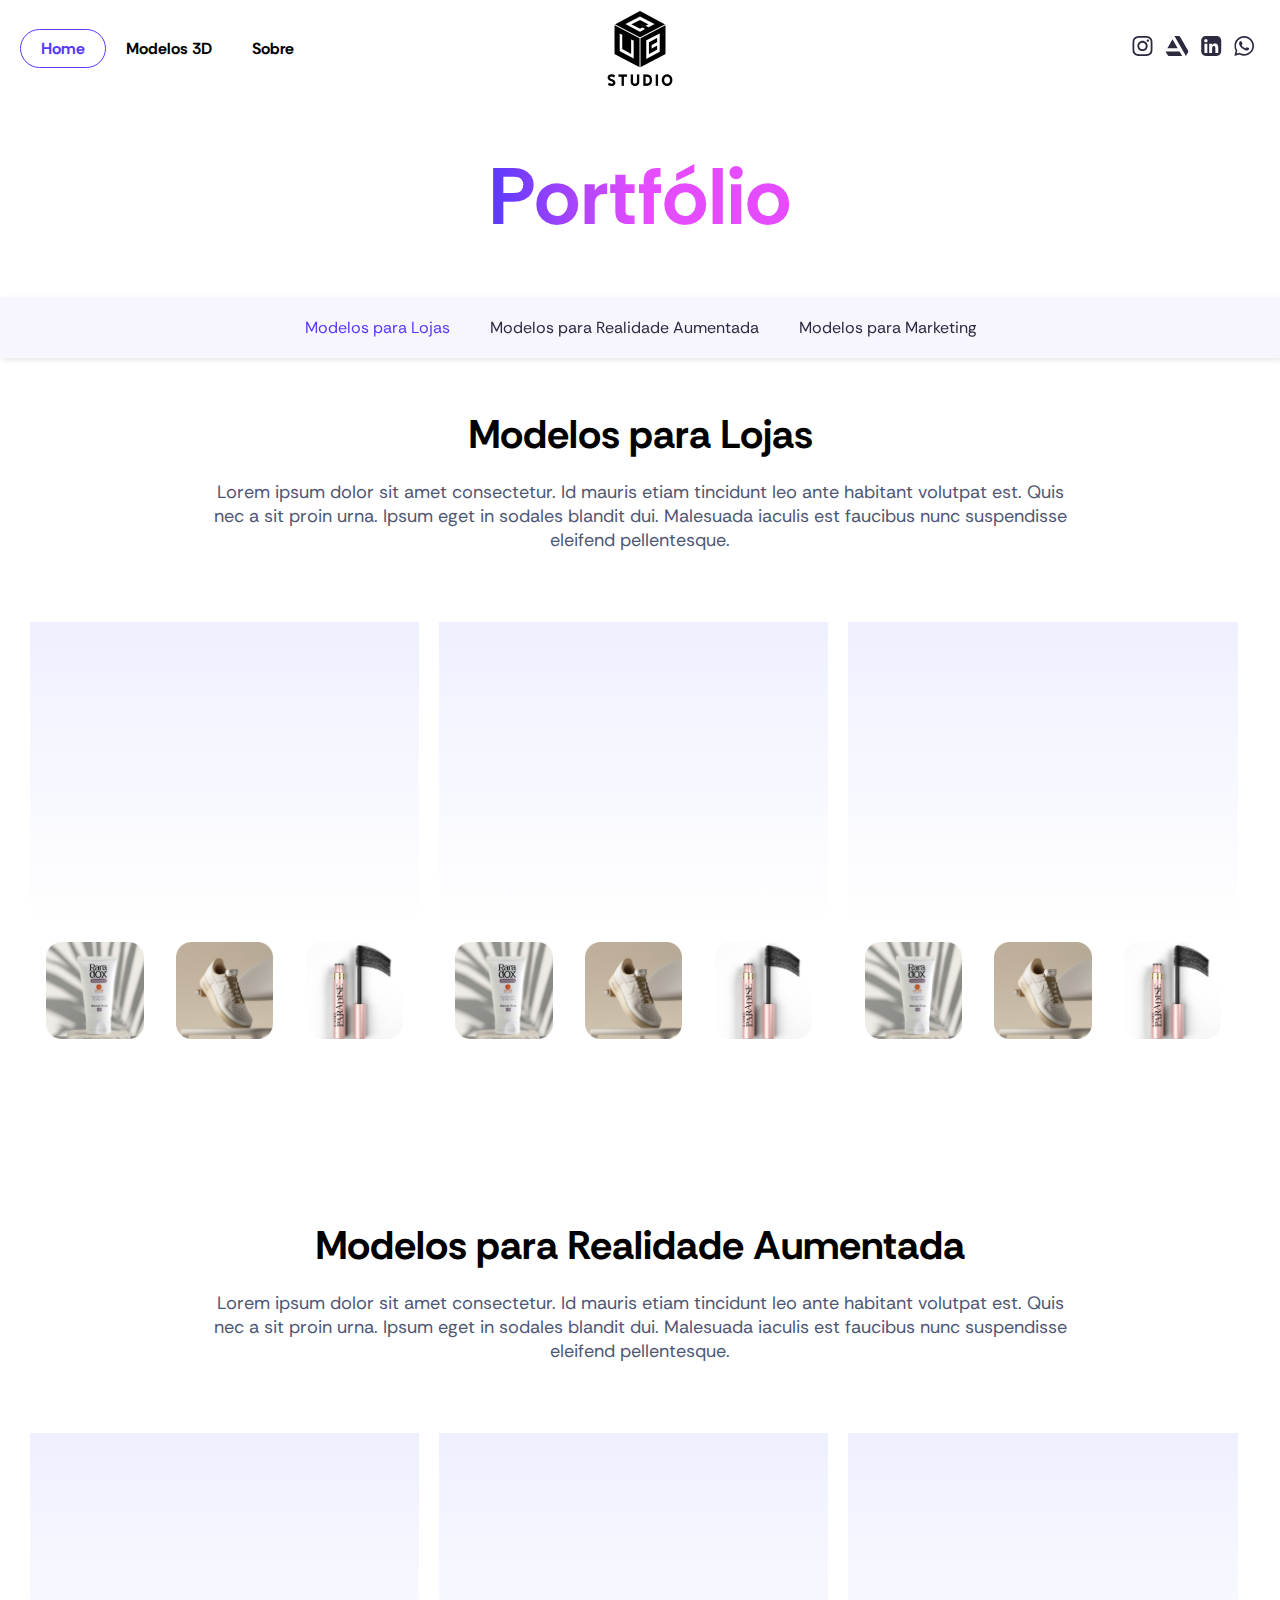
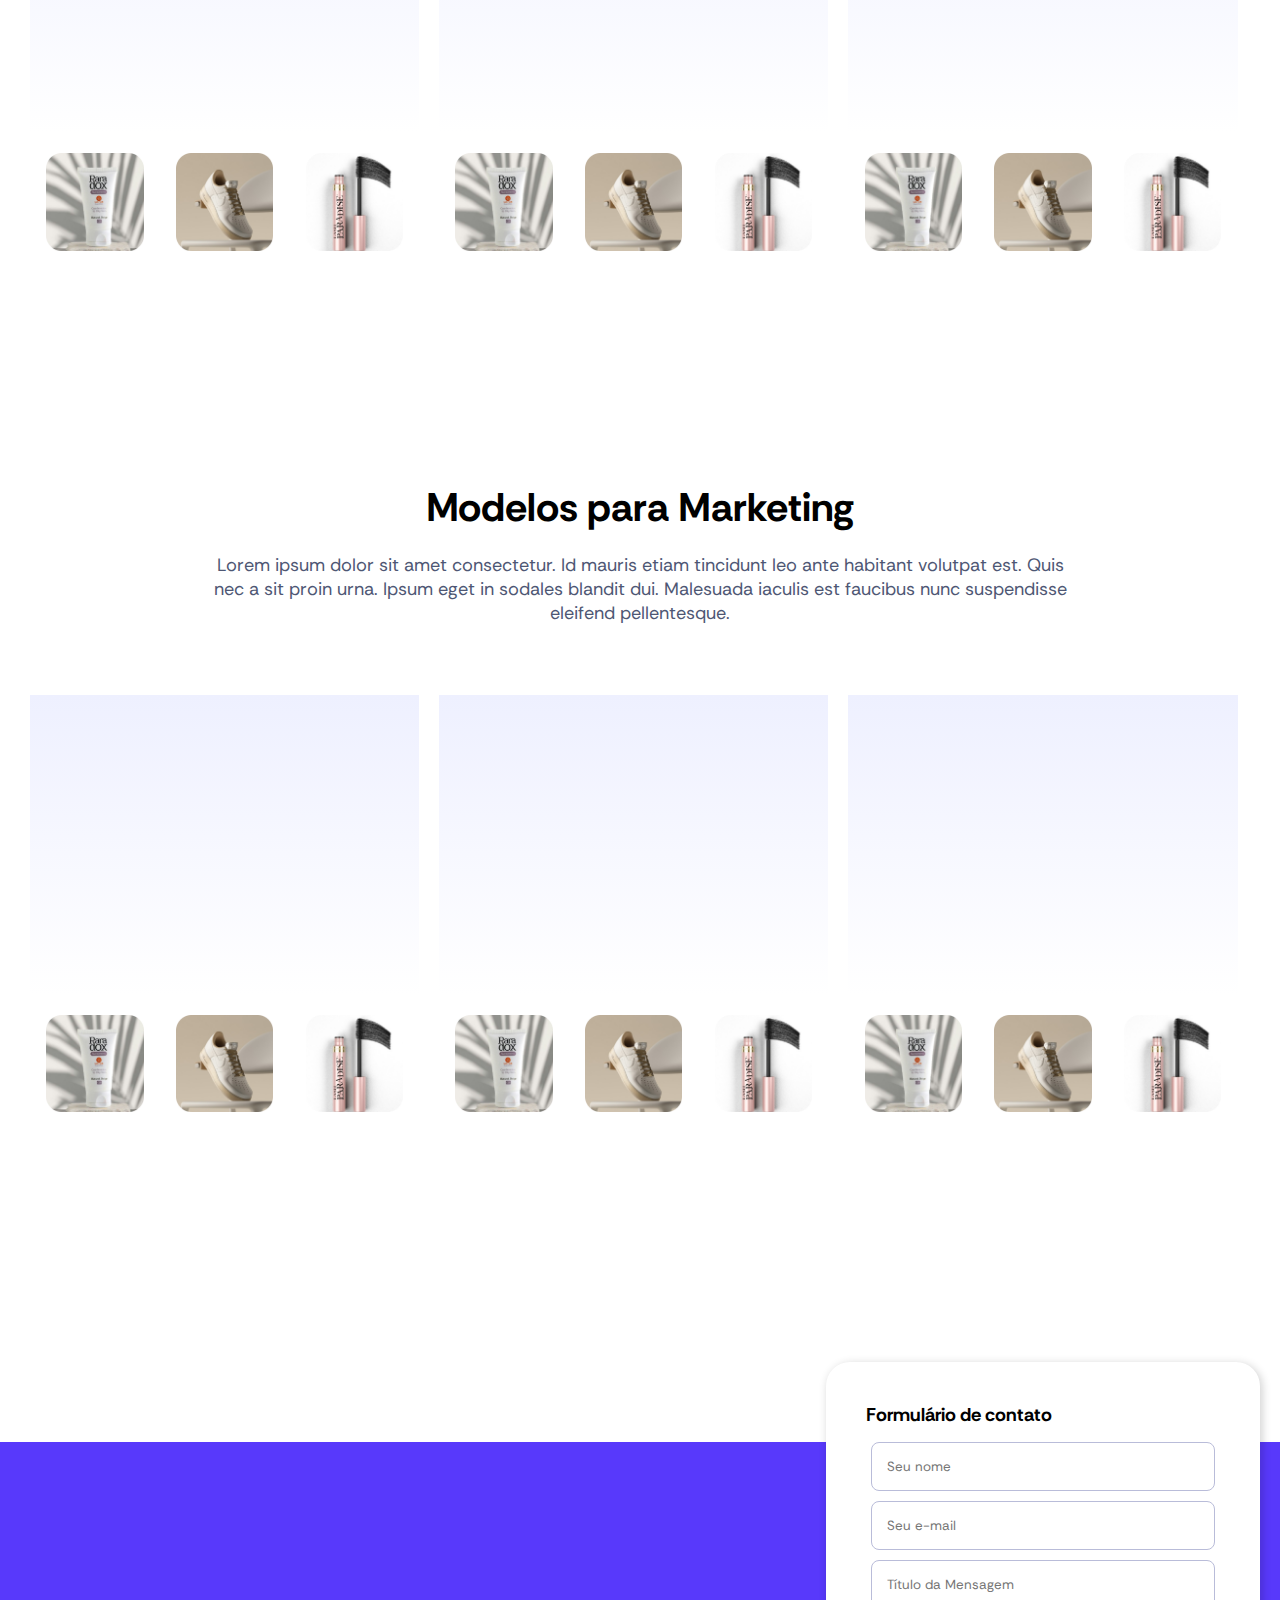
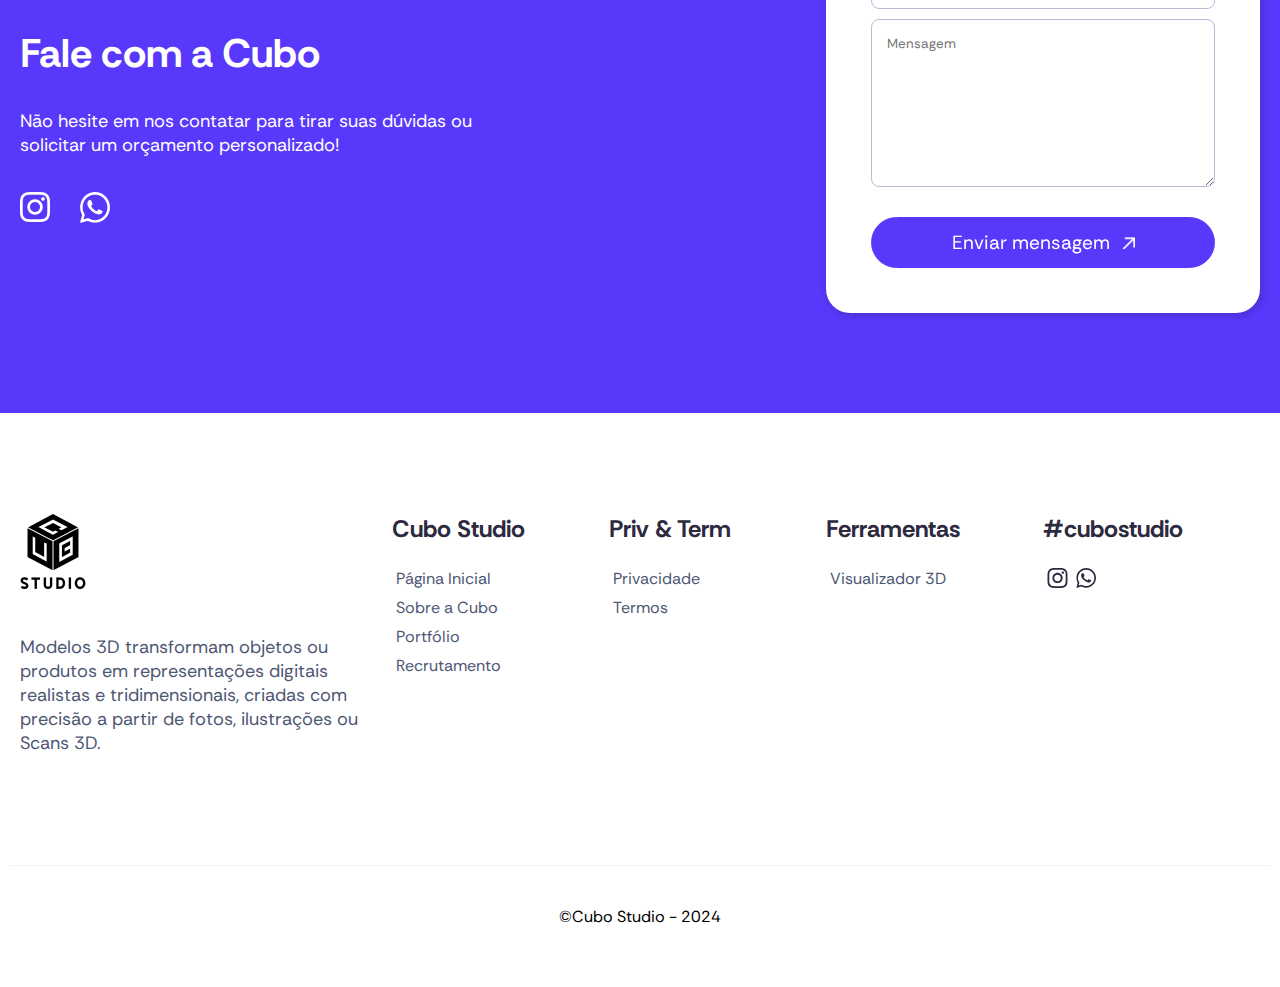
<file: portfolio.html>
<!DOCTYPE html>
<html lang="pt-br">
<head>
    <meta charset="UTF-8">
    <meta name="viewport" content="width=device-width, initial-scale=1.0">
    <link rel="stylesheet" href="https://cdnjs.cloudflare.com/ajax/libs/OwlCarousel2/2.3.4/assets/owl.carousel.min.css">
    <link rel="stylesheet" href="https://cdnjs.cloudflare.com/ajax/libs/OwlCarousel2/2.3.4/assets/owl.theme.default.min.css">
    <link rel="stylesheet" href="assets/css/reset.css">
    <link rel="stylesheet" href="assets/css/style.css">
    <title>Cubo Site</title>
</head>
<body>

    <header class="header">
        <div class="container content_header">
            
            <div class="over_button_menu" id="open_menu_mobile">
                <div class="button_menu">
                    <div class="rec"></div>
                    <div class="rec"></div>
                    <div class="rec"></div>
                </div>
            </div>

            <nav class="menu f-33">
                <div class="head_menu">
                    <img src="assets/img/logo.png" alt="">
                    <span id="close_menu_mobile">
                        <img src="assets/img/plus.svg" alt="">
                    </span>
                </div>
                <ul>
                    <li><a class="active" href="">Home</a></li>
                    <li><a class="" href="">Modelos 3D</a></li>
                    <li><a class="" href="">Sobre</a></li>
                </ul>
            </nav>

            <div class="img_header f-33 d-flex">
                <img src="assets/img/logo.png" alt="">
            </div>

            <div class="social_header f-33">
                <ul>
                    <li><a href=""><img src="assets/img/icon_instagram.svg" alt=""></a></li>
                    <li><a href=""><img src="assets/img/icon_se.svg" alt=""></a></li>
                    <li><a href=""><img src="assets/img/icon_linkedin.svg" alt=""></a></li>
                    <li><a href=""><img src="assets/img/icon_whatsapp.svg" alt=""></a></li>
                </ul>
            </div>
        </div>
    </header>

    <main>

        <section>
            <div class="container d-flex content-default simple_section">
                <header class="w-100">
                    <div class="d-flex text-center justify-center">
                        <h2 class="text-degrade title_sobre">Portfólio</h2>
                    </div>
                </header>
            </div>
        </section>

        <section>
            
            <section class="bg-gray2 over_content_swicth">
                <div class="container d-flex justify-center content_swicth" id="content_swicth">
                    <ul class="list_switch" id="list_switch">
                        <li><a href="#" class="active">Modelos para Lojas</a></li>
                        <li><a href="#">Modelos para Realidade Aumentada</a></li>
                        <li><a href="#">Modelos para Marketing</a></li>
                    </ul>
                </div>
            </section>

            <section id="modelos_lojas">
                <div class="container p-10">
                    <header class="head_section_modelos">
                        <h2 class="title-default text-center">Modelos para Lojas</h2>
                    </header>

                    <p class="text-default w-70 text-center m-auto">Lorem ipsum dolor sit amet consectetur. Id mauris etiam tincidunt leo ante habitant volutpat est. Quis nec a sit proin urna. Ipsum eget in sodales blandit dui. Malesuada iaculis est faucibus nunc suspendisse eleifend pellentesque.</p>

                    <div class="content_min d-flex">
                        <div class="f-33">
                            <div class="div_degrade_mini deg_100"></div>
                            <div class="imgs_card">
                                <img src="assets/img/card_mini.png" alt="">
                                <img src="assets/img/card_mini2.png" alt="">
                                <img src="assets/img/card_mini3.png" alt="">
                            </div>
                        </div>
                        <div class="f-33">
                            <div class="div_degrade_mini deg_100"></div>
                            <div class="imgs_card">
                                <img src="assets/img/card_mini.png" alt="">
                                <img src="assets/img/card_mini2.png" alt="">
                                <img src="assets/img/card_mini3.png" alt="">
                            </div>
                        </div>
                        <div class="f-33">
                            <div class="div_degrade_mini deg_100"></div>
                            <div class="imgs_card">
                                <img src="assets/img/card_mini.png" alt="">
                                <img src="assets/img/card_mini2.png" alt="">
                                <img src="assets/img/card_mini3.png" alt="">
                            </div>
                        </div>
                    </div>
                </div>
            </section>

            <section id="modelos_realidade">
                <div class="container content-default">
                    <header class="head_section_modelos">
                        <h2 class="title-default text-center">Modelos para Realidade Aumentada</h2>
                    </header>

                    <p class="text-default w-70 m-auto text-center m-b-20">Lorem ipsum dolor sit amet consectetur. Id mauris etiam tincidunt leo ante habitant volutpat est. Quis nec a sit proin urna. Ipsum eget in sodales blandit dui. Malesuada iaculis est faucibus nunc suspendisse eleifend pellentesque.</p>

                    <div class="content_min d-flex">
                        <div class="f-33">
                            <div class="div_degrade_mini deg_100"></div>
                            <div class="imgs_card">
                                <img src="assets/img/card_mini.png" alt="">
                                <img src="assets/img/card_mini2.png" alt="">
                                <img src="assets/img/card_mini3.png" alt="">
                            </div>
                        </div>
                        <div class="f-33">
                            <div class="div_degrade_mini deg_100"></div>
                            <div class="imgs_card">
                                <img src="assets/img/card_mini.png" alt="">
                                <img src="assets/img/card_mini2.png" alt="">
                                <img src="assets/img/card_mini3.png" alt="">
                            </div>
                        </div>
                        <div class="f-33">
                            <div class="div_degrade_mini deg_100"></div>
                            <div class="imgs_card">
                                <img src="assets/img/card_mini.png" alt="">
                                <img src="assets/img/card_mini2.png" alt="">
                                <img src="assets/img/card_mini3.png" alt="">
                            </div>
                        </div>
                    </div>
                </div>
            </section>

            <section id="modelos_marketing">
                <div class="container content_flag2">
                    <header class="head_section_modelos">
                        <h2 class="title-default text-center">Modelos para Marketing</h2>
                    </header>

                    <p class="text-default w-70 m-auto text-center m-b-20">Lorem ipsum dolor sit amet consectetur. Id mauris etiam tincidunt leo ante habitant volutpat est. Quis nec a sit proin urna. Ipsum eget in sodales blandit dui. Malesuada iaculis est faucibus nunc suspendisse eleifend pellentesque.</p>

                    <div class="content_min d-flex">
                        <div class="f-33">
                            <div class="div_degrade_mini deg_100"></div>
                            <div class="imgs_card">
                                <img src="assets/img/card_mini.png" alt="">
                                <img src="assets/img/card_mini2.png" alt="">
                                <img src="assets/img/card_mini3.png" alt="">
                            </div>
                        </div>
                        <div class="f-33">
                            <div class="div_degrade_mini deg_100"></div>
                            <div class="imgs_card">
                                <img src="assets/img/card_mini.png" alt="">
                                <img src="assets/img/card_mini2.png" alt="">
                                <img src="assets/img/card_mini3.png" alt="">
                            </div>
                        </div>
                        <div class="f-33">
                            <div class="div_degrade_mini deg_100"></div>
                            <div class="imgs_card">
                                <img src="assets/img/card_mini.png" alt="">
                                <img src="assets/img/card_mini2.png" alt="">
                                <img src="assets/img/card_mini3.png" alt="">
                            </div>
                        </div>
                    </div>
                </div>
            </section>

        </section>
        
        <section class="section_contact bg-main section_form_portfolio">
            <div class="container d-flex content-default">
                <div class="f-50 left_contact">
                    <h2 class="title-default color-white">
                        Fale com a Cubo
                    </h2>

                    <p class="text-default color-white">Não hesite em nos contatar para tirar suas dúvidas ou solicitar um orçamento personalizado!</p>

                    <ul class="social_contact">
                        <li><a href=""><img src="assets/img/icon_instagram_white.png" alt=""></a></li>
                        <li><a href=""><img src="assets/img/icon_whatsapp.white.png" alt=""></a></li>
                    </ul>
                </div>

                <div class="f-50 right_contact form_page_portfolio">
                    <form action="" class="form_contact">
                        <h3>Formulário de contato</h3>
                        <div class="row_form">
                            <input type="text" name="" id="" placeholder="Seu nome">
                        </div>
                        <div class="row_form">
                            <input type="email" name="" id="" placeholder="Seu e-mail">
                        </div>
                        <div class="row_form">
                            <input type="text" name="" id="" placeholder="Título da Mensagem">
                        </div>
                        <div class="row_form">
                            <textarea name="" id="" cols="30" rows="8" placeholder="Mensagem"></textarea>
                        </div>
                        <div class="row_form">
                            <button type="submit" class="btn-default w-100 text-center justify-center"><span>Enviar mensagem <img src="assets/img/arrow.topright.png" alt=""></span></button>
                        </div>
                    </form>
                </div>
            </div>
        </section>


    </main>

    <footer class="footer">
        <div class="container d-flex content-default content_footer">
            <div class="f-30">
                <div class="logo_footer">
                    <img src="assets/img/logo.png" alt="">
                </div>

                <p class="text-default">
                    Modelos 3D transformam objetos ou produtos em representações digitais realistas e tridimensionais, criadas com precisão a partir de fotos, ilustrações ou Scans 3D.
                </p>
            </div>

            <div class="f-70 d-flex">
                <div class="f-25">
                    <h4>Cubo Studio</h4>

                    <ul>
                        <li><a href="">Página Inicial</a></li>
                        <li><a href="">Sobre a Cubo</a></li>
                        <li><a href="">Portfólio</a></li>
                        <li><a href="">Recrutamento</a></li>
                    </ul>
                </div>

                <div class="f-25">
                    <h4>Priv & Term</h4>

                    <ul>
                        <li><a href="">Privacidade</a></li>
                        <li><a href="">Termos</a></li>
                    </ul>
                </div>

                <div class="f-25">
                    <h4>Ferramentas</h4>

                    <ul>
                        <li><a href="">Visualizador 3D</a></li>
                    </ul>
                </div>

                <div class="f-25">
                    <h4>#cubostudio</h4>

                    <ul class="d-flex">
                        <li><a href=""><img src="assets/img/icon_instagram.svg" alt=""></a></li>
                        <li><a href=""><img src="assets/img/icon_whatsapp.svg" alt=""></a></li>
                    </ul>
                </div>
            </div>
        </div>
        <div class="container bottom_footer">
            <p>©Cubo Studio - 2024</p>
        </div>
    </footer>

    
    <script src="https://cdnjs.cloudflare.com/ajax/libs/jquery/3.7.1/jquery.min.js"></script>
    <script src="https://cdnjs.cloudflare.com/ajax/libs/OwlCarousel2/2.3.4/owl.carousel.min.js"></script>
    <script src="assets/js/script.js"></script>
</body>
</html>
</file>
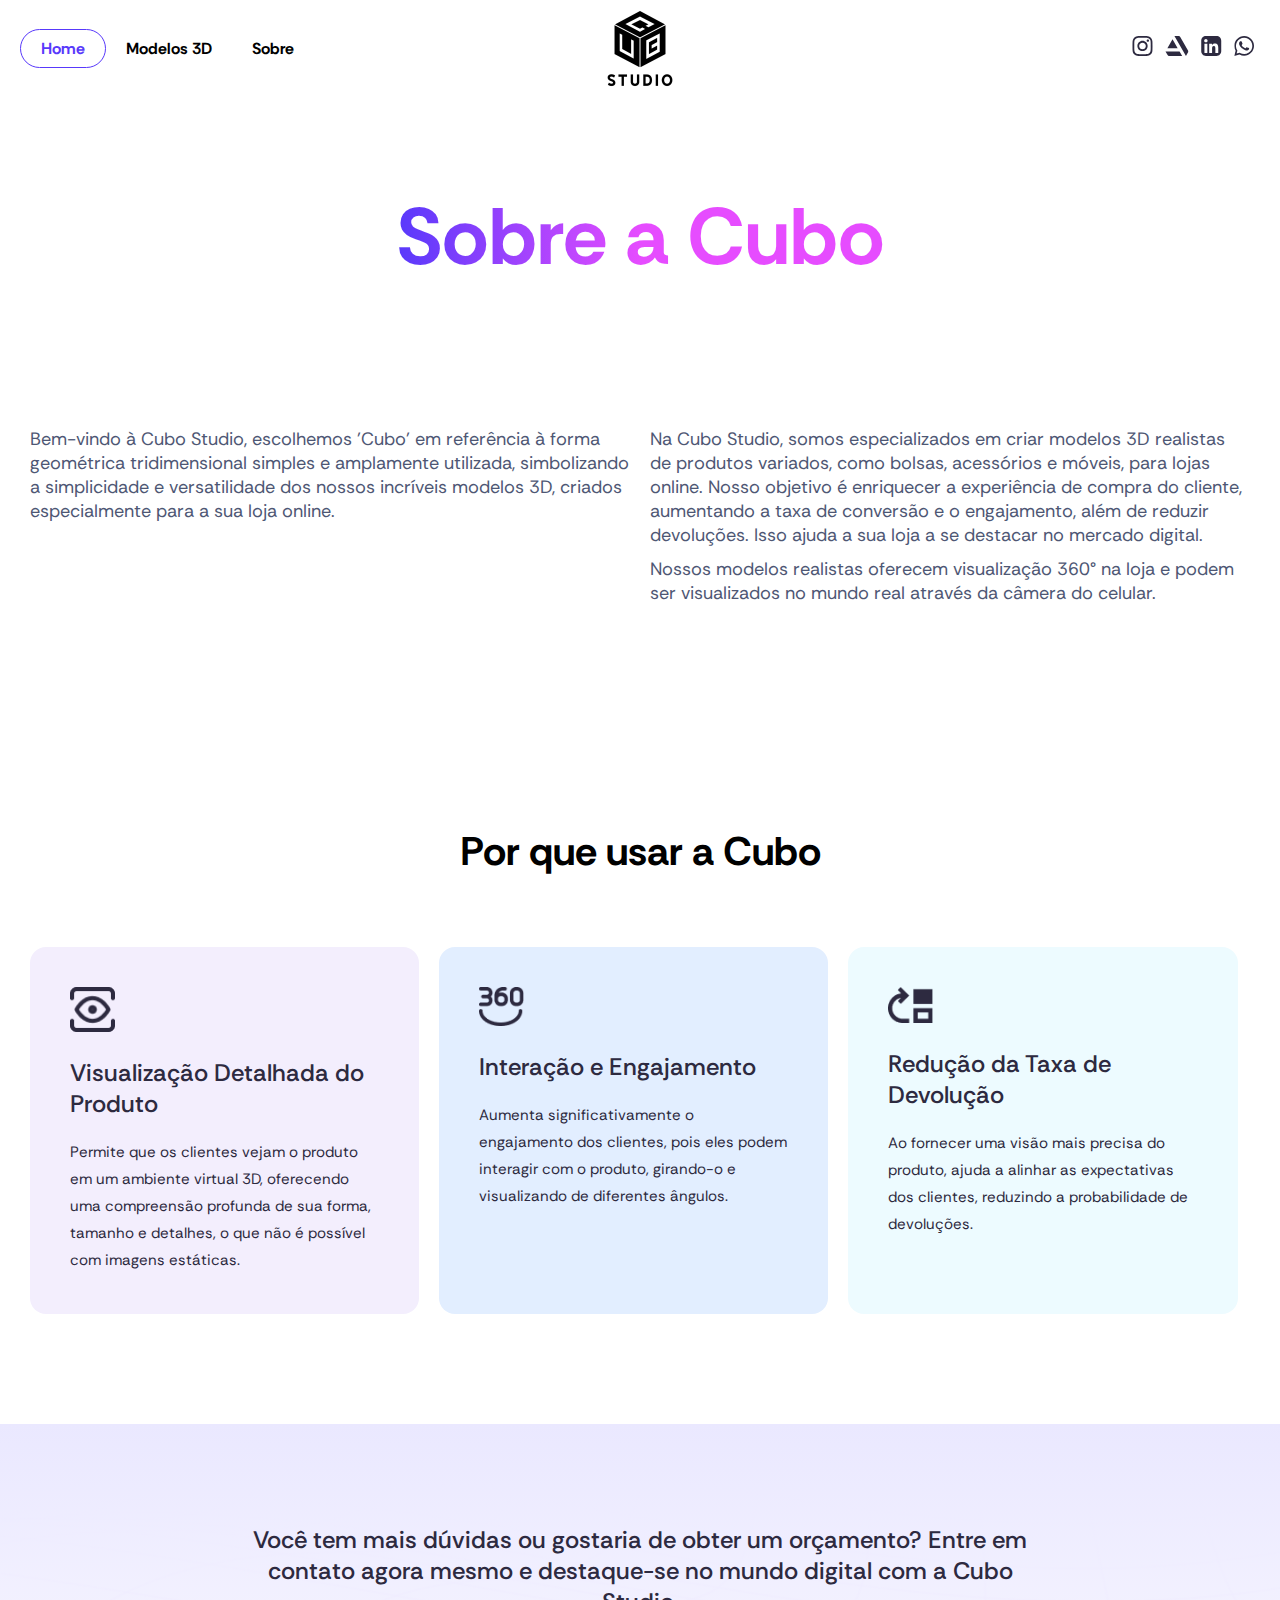
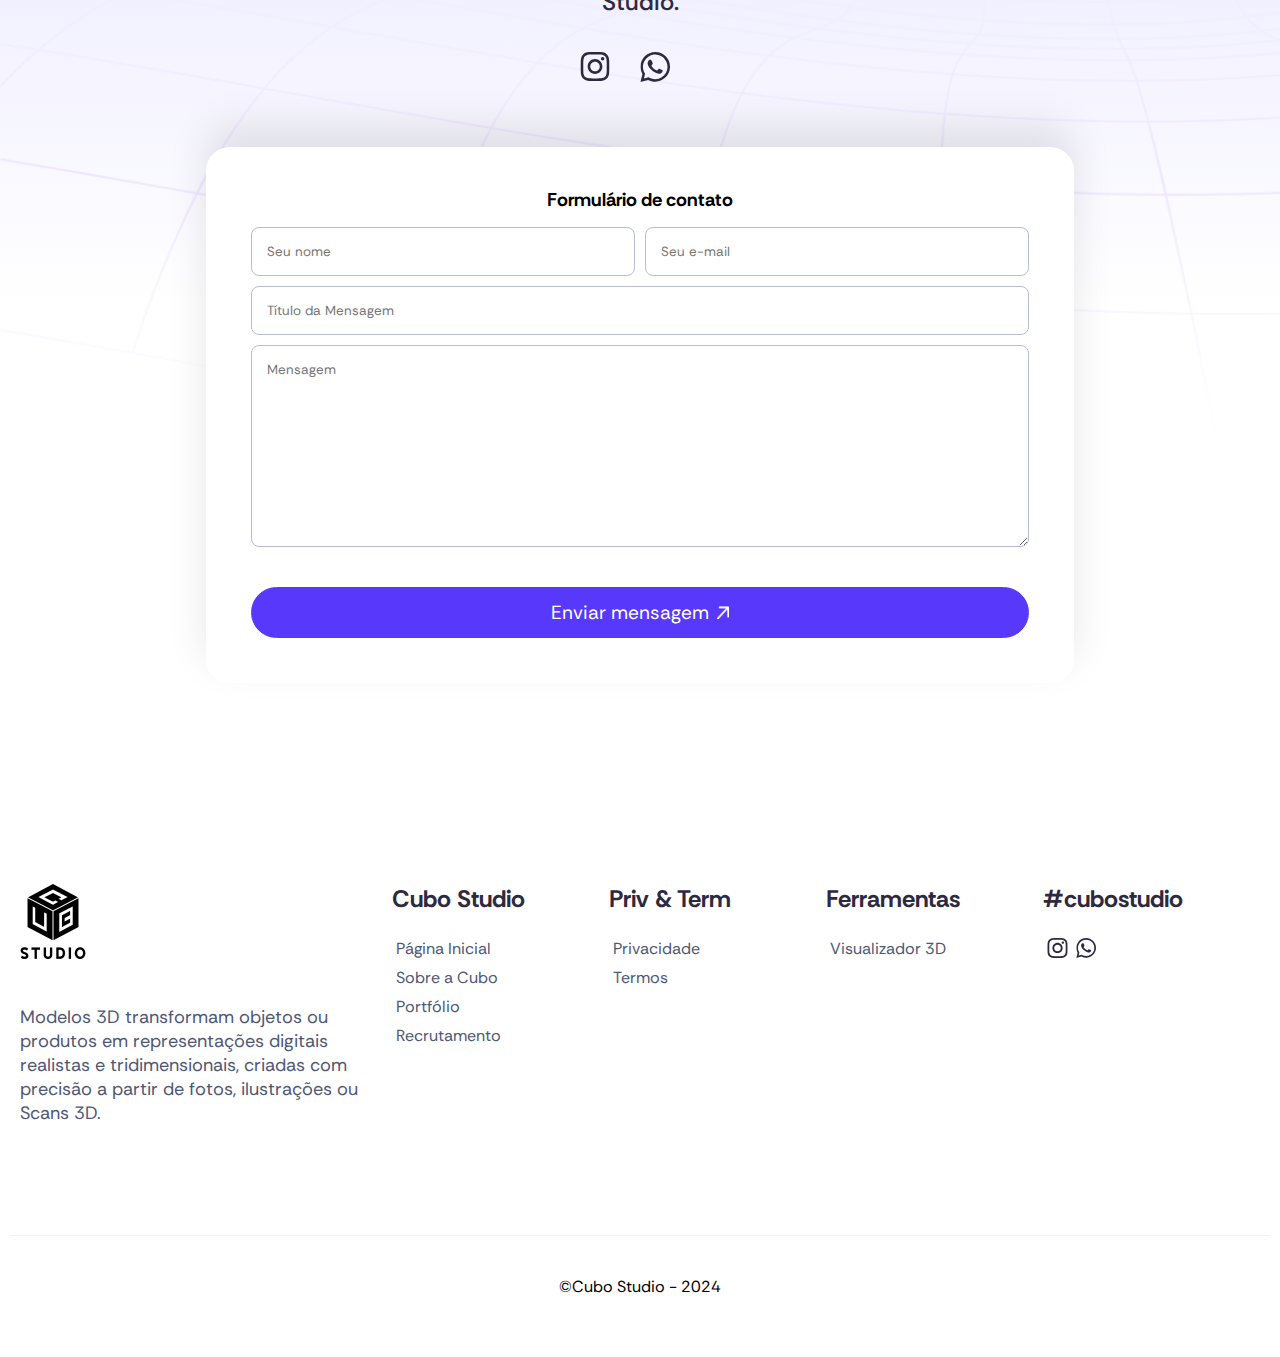
<file: sobre.html>
<!DOCTYPE html>
<html lang="pt-br">
<head>
    <meta charset="UTF-8">
    <meta name="viewport" content="width=device-width, initial-scale=1.0">
    <link rel="stylesheet" href="https://cdnjs.cloudflare.com/ajax/libs/OwlCarousel2/2.3.4/assets/owl.carousel.min.css">
    <link rel="stylesheet" href="https://cdnjs.cloudflare.com/ajax/libs/OwlCarousel2/2.3.4/assets/owl.theme.default.min.css">
    <link rel="stylesheet" href="assets/css/reset.css">
    <link rel="stylesheet" href="assets/css/style.css">
    <title>Cubo Site</title>
</head>
<body>

    <header class="header">
        <div class="container content_header">
            
            <div class="over_button_menu" id="open_menu_mobile">
                <div class="button_menu">
                    <div class="rec"></div>
                    <div class="rec"></div>
                    <div class="rec"></div>
                </div>
            </div>

            <nav class="menu f-33">
                <div class="head_menu">
                    <img src="assets/img/logo.png" alt="">
                    <span id="close_menu_mobile">
                        <img src="assets/img/plus.svg" alt="">
                    </span>
                </div>
                <ul>
                    <li><a class="active" href="">Home</a></li>
                    <li><a class="" href="">Modelos 3D</a></li>
                    <li><a class="" href="">Sobre</a></li>
                </ul>
            </nav>

            <div class="img_header f-33 d-flex">
                <img src="assets/img/logo.png" alt="">
            </div>

            <div class="social_header f-33">
                <ul>
                    <li><a href=""><img src="assets/img/icon_instagram.svg" alt=""></a></li>
                    <li><a href=""><img src="assets/img/icon_se.svg" alt=""></a></li>
                    <li><a href=""><img src="assets/img/icon_linkedin.svg" alt=""></a></li>
                    <li><a href=""><img src="assets/img/icon_whatsapp.svg" alt=""></a></li>
                </ul>
            </div>
        </div>
    </header>

    <main>

        <section>
            <div class="container d-flex content-default first_section">
                <header class="head_section">
                    <div class="d-flex text-center justify-center">
                        <h2 class="text-degrade title_sobre title_page_sobre">Sobre a Cubo</h2>
                    </div>
                </header>
                <div class="f-50">
                    <p class="text-default">
                        Bem-vindo à Cubo Studio, escolhemos 'Cubo' em referência à forma geométrica tridimensional simples e amplamente utilizada, simbolizando a simplicidade e versatilidade dos nossos incríveis modelos 3D, criados especialmente para a sua loja online.
                    </p>
                </div>
                <div class="f-50">
                    <p class="text-default">
                        Na Cubo Studio, somos especializados em criar modelos 3D realistas de produtos variados, como bolsas, acessórios e móveis, para lojas online. Nosso objetivo é enriquecer a experiência de compra do cliente, aumentando a taxa de conversão e o engajamento, além de reduzir devoluções. Isso ajuda a sua loja a se destacar no mercado digital.
                    </p>
                    <p class="text-default">
                        Nossos modelos realistas oferecem visualização 360° na loja e podem ser visualizados no mundo real através da câmera do celular.
                    </p>
                </div>
            </div>
        </section>

        <section class="">
            <div class="container content-default">
                <header class="head_section">
                    <h2 class="title-default text-center">Por que usar a Cubo</h2>
                </header>

                <div class="d-flex">
                    <div class="f-33 d-flex">
                        <div class="card_app bg-gray">
                            <img src="assets/img/icon_eye.png" alt="">

                            <h3>Visualização Detalhada do Produto</h3>

                            <p>Permite que os clientes vejam o produto em um ambiente virtual 3D, oferecendo uma compreensão profunda de sua forma, tamanho e detalhes, o que não é possível com imagens estáticas.</p>
                        </div>
                    </div>
                    <div class="f-33 d-flex">
                        <div class="card_app bg-light-blue">
                            <img src="assets/img/icon_360.png" alt="">

                            <h3> Interação e Engajamento</h3>

                            <p>Aumenta significativamente o engajamento dos clientes, pois eles podem interagir com o produto, girando-o e visualizando de diferentes ângulos.</p>
                        </div>
                    </div>
                    <div class="f-33 d-flex">
                        <div class="card_app bg-light-blue2">
                            <img src="assets/img/icon_ret.png" alt="">

                            <h3>Redução da Taxa de Devolução</h3>

                            <p> Ao fornecer uma visão mais precisa do produto, ajuda a alinhar as expectativas dos clientes, reduzindo a probabilidade de devoluções.</p>
                        </div>
                    </div>
                </div>
            </div>
        </section>

        <section class="sec_form_sobre">
            <div class="container content-default content_form_sobre">

                <header class="head_section">
                    <h2 class="title-simple">Você tem mais dúvidas ou gostaria de obter um orçamento?
                        Entre em contato agora mesmo e destaque-se no mundo digital com a Cubo Studio.
                    </h2>
                    
                    <ul class="social_contact">
                        <li><a href=""><img src="assets/img/icon_instagram.svg" alt=""></a></li>
                        <li><a href=""><img src="assets/img/icon_whatsapp.svg" alt=""></a></li>
                    </ul>
                </header>

                <form action="" class="form_contact d-flex">
                    <h3>Formulário de contato</h3>
                    <div class="row_form w-50">
                        <input type="text" name="" id="" placeholder="Seu nome">
                    </div>
                    <div class="row_form w-50">
                        <input type="email" name="" id="" placeholder="Seu e-mail">
                    </div>
                    <div class="row_form">
                        <input type="text" name="" id="" placeholder="Título da Mensagem">
                    </div>
                    <div class="row_form">
                        <textarea name="" id="" cols="30" rows="10" placeholder="Mensagem"></textarea>
                    </div>
                    <div class="row_form">
                        <button type="submit" class="btn-default w-100 text-center justify-center">Enviar mensagem <img src="assets/img/arrow.topright.png" alt=""></button>
                    </div>
                </form>

            </div>
        </section>

    </main>

    <footer class="footer">
        <div class="container d-flex content-default content_footer">
            <div class="f-30">
                <div class="logo_footer">
                    <img src="assets/img/logo.png" alt="">
                </div>

                <p class="text-default">
                    Modelos 3D transformam objetos ou produtos em representações digitais realistas e tridimensionais, criadas com precisão a partir de fotos, ilustrações ou Scans 3D.
                </p>
            </div>

            <div class="f-70 d-flex">
                <div class="f-25">
                    <h4>Cubo Studio</h4>

                    <ul>
                        <li><a href="">Página Inicial</a></li>
                        <li><a href="">Sobre a Cubo</a></li>
                        <li><a href="">Portfólio</a></li>
                        <li><a href="">Recrutamento</a></li>
                    </ul>
                </div>

                <div class="f-25">
                    <h4>Priv & Term</h4>

                    <ul>
                        <li><a href="">Privacidade</a></li>
                        <li><a href="">Termos</a></li>
                    </ul>
                </div>

                <div class="f-25">
                    <h4>Ferramentas</h4>

                    <ul>
                        <li><a href="">Visualizador 3D</a></li>
                    </ul>
                </div>

                <div class="f-25">
                    <h4>#cubostudio</h4>

                    <ul class="d-flex">
                        <li><a href=""><img src="assets/img/icon_instagram.svg" alt=""></a></li>
                        <li><a href=""><img src="assets/img/icon_whatsapp.svg" alt=""></a></li>
                    </ul>
                </div>
            </div>
        </div>
        <div class="container bottom_footer">
            <p>©Cubo Studio - 2024</p>
        </div>
    </footer>

    
    <script src="https://cdnjs.cloudflare.com/ajax/libs/jquery/3.7.1/jquery.min.js"></script>
    <script src="https://cdnjs.cloudflare.com/ajax/libs/OwlCarousel2/2.3.4/owl.carousel.min.js"></script>
    <script src="assets/js/script.js"></script>
</body>
</html>
</file>
<file: assets/css/style.css>
:root{
    --color-main: #5839fb;
    --color-pink: #e64cff;
    --color-green: #7ED957;

    --color-gray: #F3EEFD;
    --color-gray2: #F7F6FF;
    --color-gray3: #4E5774;
    --color-gray4: #B9BCD9;
    --color-gray5: #EEF0FF;

    --color-light-blue: #E2EEFF;
    --color-light-blue2: #EDFBFF;

    --color-dark: #2D2A40;
    --color-white: #ffffff;
    --color-black: #000000;
}

.container{
    max-width: 1260px;
    margin: auto;
}
.d-flex{
    display: flex;
    flex-wrap: wrap;
}
.justify-center{
    justify-content: center;
}
.f-33{
    flex-basis: 33%;
}
.f-25{
    flex-basis: 25%;
}
.f-75{
    flex-basis: 75%;
}
.f-30{
    flex-basis: 30%;
}
.f-70{
    flex-basis: 70%;
}
.f-100{
    flex-basis: 100%;
}
.f-40{
    flex-basis: 40%;
}
.f-60{
    flex-basis: 60%;
}
.f-50{
    flex-basis: 50%;
}
.content-default{
    padding: 100px 10px;
}
.content-default-faq{
    padding: 100px 10px 200px;
}
.text-default{
    font-size: 18px;
    font-weight: 400;
    color: var(--color-gray3);
    margin-bottom: 10px;
}
.m-b-20{
    margin-bottom: 20px;
}
.p-10{
    padding: 10px;
}
.text-center{
    text-align: center;
}
.head_section{
    margin-bottom: 60px;
    width: 100%;
}
.bg-gray{
    background-color: var(--color-gray);
}
.bg-gray2{
    background-color: var(--color-gray2);
}
.bg-light-blue{
    background-color: var(--color-light-blue);
}
.bg-light-blue2{
    background-color: var(--color-light-blue2);
}
.bg-degrade{
    background-image: linear-gradient(to bottom, var(--color-gray2), transparent);
}
.bg-main{
    background-color: var(--color-main);
}
.color-white{
    color: var(--color-white);
}

.btn-default{
    border: 1px solid var(--color-main);
    color: var(--color-white);
    text-decoration: none;
    border-radius: 50px;
    padding: 12px 30px;
    display: flex;
    align-items: center;
    font-size: 19px;
    background-image: linear-gradient(to right top, var(--color-main), var(--color-main));
    position: relative;
    overflow: hidden;
    transition: all .23s;
}
.btn-default span{
    position: relative;
    z-index: 1;
}
.btn-default::after{
    content: "";
    width: 80%;
    height: 100%;
    position: absolute;
    top: 0;
    right: 0;
    background-image: linear-gradient(to right top, var(--color-main),var(--color-main), var(--color-pink));
    opacity: 0;
    transition: all .23s;
}
.btn-default:hover::after{
    opacity: 1;
}
/*
.btn-default:hover{
    background-image: linear-gradient(to right top, var(--color-main), var(--color-pink));
}
*/
.btn-default img{
    width: 12px;
    margin-left: 8px;
}
.btn-default-transparent{
    background-color: transparent;
    border: 1px solid var(--color-main);
    color: var(--color-main);
    text-decoration: none;
    border-radius: 50px;
    padding: 12px 30px;
    display: flex;
    align-items: center;
    font-size: 19px;
    overflow: hidden;
    position: relative;
    transition: all .23s;
}
.btn-default-transparent span{
    position: relative;
    z-index: 1;
}
.btn-default-transparent::after{
    content: "";
    position: absolute;
    top: 0;
    right: 0;
    background-image: linear-gradient(to right top, var(--color-main),var(--color-main), var(--color-pink));
    width: 100%;
    height: 100%;
    opacity: 0;
    transition: all .23s;
}
.btn-default-transparent:hover{
    color: var(--color-white);
}
.btn-default-transparent:hover::after{
    opacity: 1;
}
.btn-default-transparent:hover svg path{
    stroke: #ffffff
}
.btn-default-transparent img{
    width: 12px;
    margin-left: 8px;
}
.m-auto{
    margin: auto;
}

.link-simple{
    background-color: transparent;
    color: var(--color-main);
    text-decoration: none;
    border-radius: 50px;
    display: flex;
    align-items: center;
    font-size: 19px;
    transition: all .23s;
}
.link-simple img{
    width: 12px;
    margin-left: 8px;
}

.content_header{
    display: flex;
    align-items: center;
    justify-content: space-between;
    padding: 10px;
    position: relative;
}
.img_header img{
    width: 66px;
    margin: auto;
}
nav.menu{
    display: flex;
}
nav.menu ul{
    display: flex;
}
nav.menu ul li a{
    color: var(--color-black);
    padding: 8px 20px;
    border-radius: 20px;
    font-weight: bold;
}
nav.menu ul li a.active{
    border: 1px solid var(--color-main);
    color: var(--color-main);
}
.social_header{
    display: flex;
    justify-content: flex-end;
}
.social_header ul{
    display: flex;
}
.social_header ul li a{
    padding: 2px 6px;
}
.text-degrade{
    background: linear-gradient(to right, var(--color-main), var(--color-pink), var(--color-pink));
    background-clip: text;
    -webkit-background-clip: text;
    color: transparent;
    font-size: 80px;
    margin-bottom: 20px;
    line-height: 1em;
}
.w-70{
    width: 70%!important;
}
.w-100{
    width: 100%;
}
.title-default{
    font-size: 40px;
    font-weight: bold;
}
.title-simple{
    font-size: 24px;
    font-weight: 500;
    color: var(--color-dark);
    margin-bottom: 20px;
}

.img_float_page{
    position: absolute;
    top: 0;
    right: 0;
    width: 65%;
    z-index: -1;
}


.hero{
    background-image: url(../img/net.png);
    background-position: bottom 10px;
    background-size: cover;
    background-repeat: no-repeat;
}
.content_hero{
    padding: 80px 10px 120px;
}
.left_hero{
    display: flex;
    flex-wrap: wrap;
    align-content: center;
}
.left_hero h3, .left_hero p{
    width: 100%;
}
.left_hero h3{
    font-size: 40px;
    font-weight: 400;
}
.left_hero h2{
    font-size: 80px;
    margin-bottom: 20px;
    line-height: 1.1em;
}
.left_hero p{
    margin-bottom: 40px;
}

.card_app{
    padding: 40px;
    border-radius: 16px;
    margin: 10px;
}
.card_app img{
    width: 45px;
    margin-bottom: 20px;
}
.card_app h3{
    font-size: 24px;
    font-weight: 500;
    color: var(--color-dark);
    margin-bottom: 20px;
}
.card_app p{
    color: var(--color-dark);
    font-size: 15px;
    font-weight: 400;
    line-height: 1.8em;
}

.card_work{
    padding: 40px;
    border-radius: 16px;
    border: 2px solid var(--color-gray);
    margin: 10px;
    position: relative;
}
.card_work h3{
    font-size: 24px;
    font-weight: bold;
    line-height: 1.2em;
    color: var(--color-dark);
    width: 85%;
    margin-bottom: 20px;
}
.card_work ul{
    list-style-image: url(../img/icon_check.png);
    position: relative;
    z-index: 1;
    margin-left: 24px;
}
.card_work ul li{
    font-size: 16px;
    font-weight: 300;
    line-height: 1.2em;
    color: var(--color-gray3);
    margin-bottom: 8px;
}
.card_work::after{
    content: "";
    width: calc(100% + 4px);
    height: 100%;
    position: absolute;
    left: -2px;
    bottom: -2px;
    background-image: linear-gradient(to top, var(--color-gray2), transparent);
}


.card_van{
    text-align: center;
    padding: 20px;
    position: relative;
    width: 100%;
}
.card_van img{
    width: 90px;
    margin-bottom: 20px;
}
.card_van h3{
    font-size: 24px;
    font-weight: bold;
    margin-bottom: 20px;
    color: var(--color-dark);
}
.card_van p{
    color: var(--color-gray3);
    font-size: 17px;
    font-weight: 400;
    line-height: 1.4em;
    margin-bottom: 40px;
}
.card_van p.bottom_card_van img{
    width: 24px;
    margin-bottom: 0;
}
.card_van p.bottom_card_van{
    display: flex;
    align-items: center;
    justify-content: center;
    width: 100%;
    color: var(--color-green);
    position: absolute;
    left: 0;
    bottom: 0;
    margin-bottom: 0;
    font-size: 26px;
}

.carroussel_plat{
    max-width: 800px;
    margin: auto;
}
.carroussel_plat .owl-item img{
    width: 70%;
    margin: auto;
}
.bottom_sec_vantagens{
    padding: 0 10px 100px;
}
.video_show{
    display: flex;
    justify-content: center;
    align-items: center;
    margin-bottom: 60px;
    width: 100%;
}
.video_show iframe{
    border-radius: 16px;
}

.left_faq h2{
    margin-bottom: 20px;
    width: 50%;
}
.left_faq p{
    margin-bottom: 40px;
    width: 80%;
}

.list_faq{
    display: flex;
    flex-wrap: wrap;
}
.list_faq li{
    width: 100%;
    display: flex;
    padding: 10px 0;
    border-bottom: 1px solid var(--color-gray);
}
.list_faq li:last-child{
    border: none;
}
.list_faq li .col_icon_faq{
    width: 7%;
    padding: 5px;
}
.list_faq li .col_icon_faq .icon_faq{
    width: 100%;
    background-color: var(--color-gray);
    display: flex;
    align-items: center;
    justify-content: center;
    padding: 8px;
    cursor: pointer;
}
.list_faq li .col_icon_faq .icon_faq img{
    transition: all .23s;
}
.list_faq li .col_info_faq{
    padding-left: 10px;
    width: 93%;
}
.list_faq li .col_info_faq h4{
    font-size: 20px;
    font-weight: 500;
    line-height: 40px;
    color: var(--color-dark);
    margin-bottom: 10px;
    cursor: pointer;
}
.list_faq li .col_info_faq p{
    color: var(--color-gray3);
    font-size: 17px;
    font-weight: 400;
    height: 0;
    overflow: hidden;
    transition: all .23s;
}
.height_auto{
    height: auto!important;
}
.rotate_45{
    transform: rotate(45deg);
}

.left_contact{
    display: flex;
    flex-wrap: wrap;
    align-content: center;
}
.left_contact h2{
    margin-bottom: 30px;
}
.left_contact p{
    margin-bottom: 30px;
    width: 80%;
    font-weight: 300;
}

.social_contact{
    display: flex;
    width: 100%;
}
.social_contact li a{
    padding: 5px 30px 5px 0;
    display: flex;
}
.social_contact img{
    width: 30px;
}
.section_contact{
    background-position: center;
}

.right_contact{
    display: flex;
    justify-content: flex-end;
}
.form_contact{
    padding: 40px;
    border-radius: 24px;
    box-shadow: 2px 2px 10px rgba(10,10,10, .2);
    background-color: var(--color-white);
    width: 70%;
    margin-top: -180px;
}
.form_contact h3{
    color: var(--color-black);
    margin-bottom: 10px;
}
.form_contact .row_form{
    width: 100%;
    display: flex;
    padding: 5px;
}
.form_contact .row_form input{
    width: 100%;
    padding: 15px;
    border: 1px solid var(--color-gray4);
    border-radius: 8px;
    outline: none;
}
.form_contact .row_form textarea{
    width: 100%;
    padding: 15px;
    border: 1px solid var(--color-gray4);
    border-radius: 8px;
    outline: none;
}


.logo_footer{
    width: 66px;
    margin-bottom: 40px;
}

.content_footer h4{
    font-size: 24px;
    margin-bottom: 20px;
    color: var(--color-dark);
}
.content_footer ul li{
    display: flex;
}
.content_footer ul li a{
    color: var(--color-gray3);
    padding: 4px;
}

.bottom_footer{
    padding: 40px 10px 60px;
    text-align: center;
    border-top: 1px solid var(--color-gray);
}
.over_button_menu{
    display: none;
}
.img_float_page_hero{
    display: none;
}
.head_menu{
    display: none;
}
#bar_flashing {
    animation: blink 1s linear infinite;
    color: var(--color-pink)
}

@keyframes blink {
    50% {
        opacity: 0;
    }
}
.right_hero{
    position: relative;
}
.cubo_div{
    width: calc(100% - 120px);
    height: 450px;
    margin: auto;
    background-color: var(--color-white);
    border-radius: 20px;
    box-shadow: 2px 2px 20px rgba(10,10,10, .1);
    position: relative;
    z-index: 2;
}
.cubo_div_float{
    position: absolute;
    top: 40px;
    left: 20px;
    width: calc(100% - 40px);
    height: calc(100% - 80px);
    background-color: rgba(250,250,250, .95);
    border-radius: 20px;
    box-shadow: 2px 2px 20px rgba(10,10,10, .1);
    z-index: 1;
}
.cubo_div_float2{
    position: absolute;
    top: 80px;
    left: -20px;
    width: calc(100% + 40px);
    height: calc(100% - 160px);
    background-color: rgba(250,250,250, .8);
    border-radius: 20px;
    box-shadow: 2px 2px 20px rgba(10,10,10, .1);
}






/* ======= style page sobre ====== */
.title_page_sobre{
    padding-bottom: 60px;
}
.sec_form_sobre{
    background-image: url(../img/net.png);
    background-position-y: -290px;
    background-repeat: no-repeat;
    background-size: cover;
    position: relative;
}
.sec_form_sobre::before{
    content: "";
    width: 100%;
    height: 50%;
    background-image: linear-gradient(to bottom, rgba(234, 232, 255, 07), transparent);
    position: absolute;
    top: 0;
    left: 0;
}
.content_form_sobre{
    position: relative;
}
.content_form_sobre .form_contact h3{
    width: 100%;
    text-align: center;
}
.content_form_sobre .form_contact{
    margin: auto;
    margin-top: 0;
    box-shadow: 0 -20px 40px rgba(10,10,10, .1);
}
.content_form_sobre .form_contact .w-50{
    width: 50%;
}
.sec_form_sobre .title-simple{
    width: 65%;
    margin: auto;
    text-align: center;
    margin-bottom: 30px;
}
.sec_form_sobre .social_contact{
    justify-content: center;
}
.first_section .f-50{
    padding: 10px;
}
.content_form_sobre .form_contact .btn-default{
    margin-top: 30px;
}
/* ======= style page sobre ====== */




/* ================= style page modelos 3D ===================== */
.title_modelos_page{
    padding-bottom: 80px;
}
.div_degrade{
    background-image: linear-gradient(to bottom, var(--color-gray5), transparent);
    border-radius: 20px;
    height: 500px;
}
.deg_30{
    width: calc(30% - 20px);
    margin: 10px;
}
.deg_70{
    width: calc(70% - 20px);
    margin: 10px;
}
.head_section_modelos{
    margin-bottom: 20px;
}
.deg_33{
    width: calc(33.33% - 20px);
    margin: 10px;
}
.deg_100{
    width: calc(100% - 20px);
    margin: 10px;
}
.content_flag{
    padding: 60px 10px;
}
.list_default{
    list-style-image: url(../img/icon_check.png);
    margin-left: 24px;
}
.list_default li{
    font-size: 16px;
    font-weight: 300;
    line-height: 1.2em;
    color: var(--color-gray3);
    margin-bottom: 8px;
}
.content_min{
    padding: 60px 0;
}
.content_flag2{
    padding: 60px 10px;
}
.content_min img{
    margin: auto;
}
.imgs_card{
    width: 100%;
    display: flex;
    justify-content: space-around;
    padding: 10px;
}
.imgs_card img{
    width: 25%;
    margin-bottom: 0;
}
.div_degrade_mini{
    background-image: linear-gradient(to bottom, var(--color-gray5), transparent);
    height: 300px;
    border-radius: 0;
}
/* ================= style page modelos 3D ===================== */





/* ================ style page portfolio ======================= */
.content_swicth{
    padding: 20px 10px;
    margin-bottom: 40px;
}
.over_content_swicth{
    position: sticky;
    top: 0;
    box-shadow: 2px 2px 5px rgba(10,10,10, .1);
}
.list_switch{
    margin: auto;
    display: flex;
    transition: all .23s;
}
.list_switch li a{
    padding: 2px 20px;
    color: var(--color-dark);
}
.list_switch li a.active{
    color: var(--color-main);
}
.simple_section{
    padding: 60px 10px 40px;
}
.section_form_portfolio{
    margin-top: 200px;
}
.form_page_portfolio .btn-default{
    margin-top: 20px;
}
/* ================ style page portfolio ======================= */





@media(max-width: 980px){
    .button_menu{
        display: flex;
        flex-wrap: wrap;
        align-content: space-around;
        width: 32px;
        height: 32px;
        cursor: pointer;
    }
    .over_button_menu{
        display: flex;
        flex-basis: 33%;
    }
    nav.menu{
        display: none;
    }
    .button_menu .rec{
        width: 100%;
        height: 4px;
        background-color: var(--color-main);
        border-radius: 10px;
    }
    .img_float_page{
        width: 80%;
    }
    .left_contact, .right_contact{
        flex-basis: 100%;
    }
    .form_contact{
        margin: auto;
        margin-top: 40px;
    }
    nav.menu{
        position: fixed;
        top: 0;
        left: -110%;
        width: 100%;
        height: 100vh;
        background-color: var(--color-white);
        z-index: 100;
        display: flex;
        flex-wrap: wrap;
        align-content: flex-start;
        padding: 20px 10px;
        transition: all .23s;
    }
    .open_menu_mobile{
        left: 0!important;
    }
    nav.menu ul{
        display: flex;
        flex-wrap: wrap;
        align-content: flex-start;
        width: 100%;
    }
    nav.menu ul li{
        width: 100%;
        display: flex;
        text-align: center;
    }
    nav.menu ul li a{
        width: 100%;
        text-align: center;
    }
    .head_menu{
        display: flex;
        justify-content: center;
        width: 100%;
        padding-bottom: 40px;
        position: relative;
    }
    .head_menu img{
        height: 60px;
    }
    #close_menu_mobile{
        position: absolute;
        top: 10px;
        left: 0px;
        width: 22px;
        height: 22px;
        display: flex;
    }
    #close_menu_mobile img{
       width: 100%;
       height: 100%;
       transform: rotate(45deg);
    }
}

@media(max-width: 768px){
    .img_float_page{
        display: none;
    }
    .f-50, .f-33, .f-40, .f-60, .f-30, .f-70, .f-25{
        flex-basis: 100%;
    }
    .left_hero{
        justify-content: center;
        padding-bottom: 40px;
    }
    .left_hero h3, .left_hero h2, .over_title_hero, .left_hero p{
        text-align: center;
        width: 100%!important;
    }

    .left_contact, .social_contact{
        justify-content: center;
    }
    .content-default, .content-default-faq{
        padding: 60px 10px;
    }
    .over_button_menu, .img_header, .social_header{
        flex-basis: unset;
        width: 33%;
    }
    .left_faq h2, .left_faq p{
        width: 100%;
        text-align: center;
    }
    .link_faq{
        margin: auto;
        margin-bottom: 20px;
        text-align: center;
        display: flex;
        justify-content: center;
    }
    .left_faq{
        text-align: center;
    }
    .content_footer .f-30{
        margin-bottom: 20px;
    }
    .bottom_sec_vantagens{
        padding: 0 10px 60px;
    }
    .content_hero{
        position: relative;
        background-image: url(../img/img_hero_mobile.jpg);
        background-position:  10px;
        background-repeat: no-repeat;
        background-size: contain;
    }
    .right_hero{
        position: relative;
        margin-bottom: 60px;
    }
    .img_float_page_hero{
        display: flex;
        width: 150%!important;
        height: 50%;
        position: absolute;
        top: 50px;
        left: -10px;
        z-index: -1;
    }
    .title_sobre{
        font-size: 50px;
    }
    .sec_form_sobre .title-simple{
        width: 100%;
    }
    .content_form_sobre .form_contact{
        width: calc(100% - 20px);
    }
    .first_section .f-50{
        padding: 0 10px;
    }
    .deg_70, .deg_30, .deg_33{
        width: calc(100% - 20px);
    }
    .div_degrade{
        height: 300px;
        margin: 10px;
    }
    .col_reverse_mobile{
        flex-direction: column-reverse;
    }
    .content_min{
        padding: 30px 0;
    }
    .content_min img{
        width: 75%;
        margin: auto;
        margin-bottom: 30px;
    }
    .content_flag2{
        padding: 40px 10px;
    }
    .imgs_card img{
        width: 25%;
    }
    .cubo_div_float2{
        left: 0px;
        width: 100%;
    }
    .content_swicth{
        overflow: auto;
        display: flex;
        justify-content: flex-start;
        transition: all .23s;
        scroll-behavior: smooth;
    }
    .list_switch{
        min-width: 768px;
    }
}

@media(max-width: 600px){
}

@media(max-width: 500px){
    .content_hero{
        background-image: unset;
    }
    .img_float_page_hero{
        display: flex;
        width: 150vw;
        position: absolute;
        bottom: 50px;
        left: -10px;
        z-index: -1;
    }
    .left_hero{
        padding-bottom: 0px;
    }
    .left_hero h3{
        font-size: 24px;
    }
    .left_hero h2{
        font-size: 60px;
    }
    .content_hero{
        padding: 60px 10px;
    }
    .content-default, .content-default-faq{
        padding: 60px 10px;
    }
    .head_section{
        margin-bottom: 30px;
    }
    .title-default{
        font-size: 32px;
    }
    .list_faq li .col_icon_faq{
        width: 10%;
    }
    .list_faq li .col_info_faq{
        width: 90%;
    }
    .list_faq li .col_info_faq h4{
        line-height: 1.2em;
        font-size: 18px;
    }
    .form_contact{
        width: calc(100% - 20px);
    }
    footer.footer{
        text-align: center;
    }
    footer.footer ul{
        width: 100%;
        margin-bottom: 20px;
    }
    footer.footer ul li{
        width: 100%;
        text-align: center;
    }
    footer.footer ul li a{
        text-align: center;
        width: 100%;
    }
    .logo_footer{
        margin: auto;
        margin-bottom: 20px;
    }
    .video_show iframe{
        height: 240px;
    }
    .img_header img{
        width: 54px;
    }
    .button_menu{
        width: 24px;
        height: 24px;
    }
    .button_menu .rec{
        height: 3px;
    }
    .title_sobre{
        font-size: 42px;
    }
    .text-default{
        font-size: 16px;
    }
    .title-simple{
        font-size: 20px;
    }
    .content_form_sobre .form_contact .w-50{
        width: 100%;
    }
    .card_work h3{
        font-size: 20px;
    }
    .card_work ul li{
        font-size: 14px;
    }
    .imgs_card img{
        width: 28%;
    }
    .w-70{
        width: 100%!important;
    }
    .div_degrade_mini{
        height: 200px;
    }
    .cubo_div{
        height: 300px;
    }
    .title_modelos_page, .title_page_sobre{
        padding-bottom: 20px;
    }
    .card_van{
        padding: 20px 20px 60px;
    }
    .card_van p.bottom_card_van{
        bottom: 30px;
    }
    .section_form_portfolio{
        margin-top: 120px;
    }
}
@media(max-width: 420px){
    .cubo_div{
        height: 220px;
        width: calc(100% - 60px);
        border-radius: 15px;
    }
    .cubo_div_float{
        top: 20px;
        left: 10px;
        border-radius: 15px;
        width: calc(100% - 20px);
        height: calc(100% - 40px);
    }
    .cubo_div_float2{
        height: calc(100% - 80px);
        top: 40px;
        width: 100%;
    }
}
</file>
